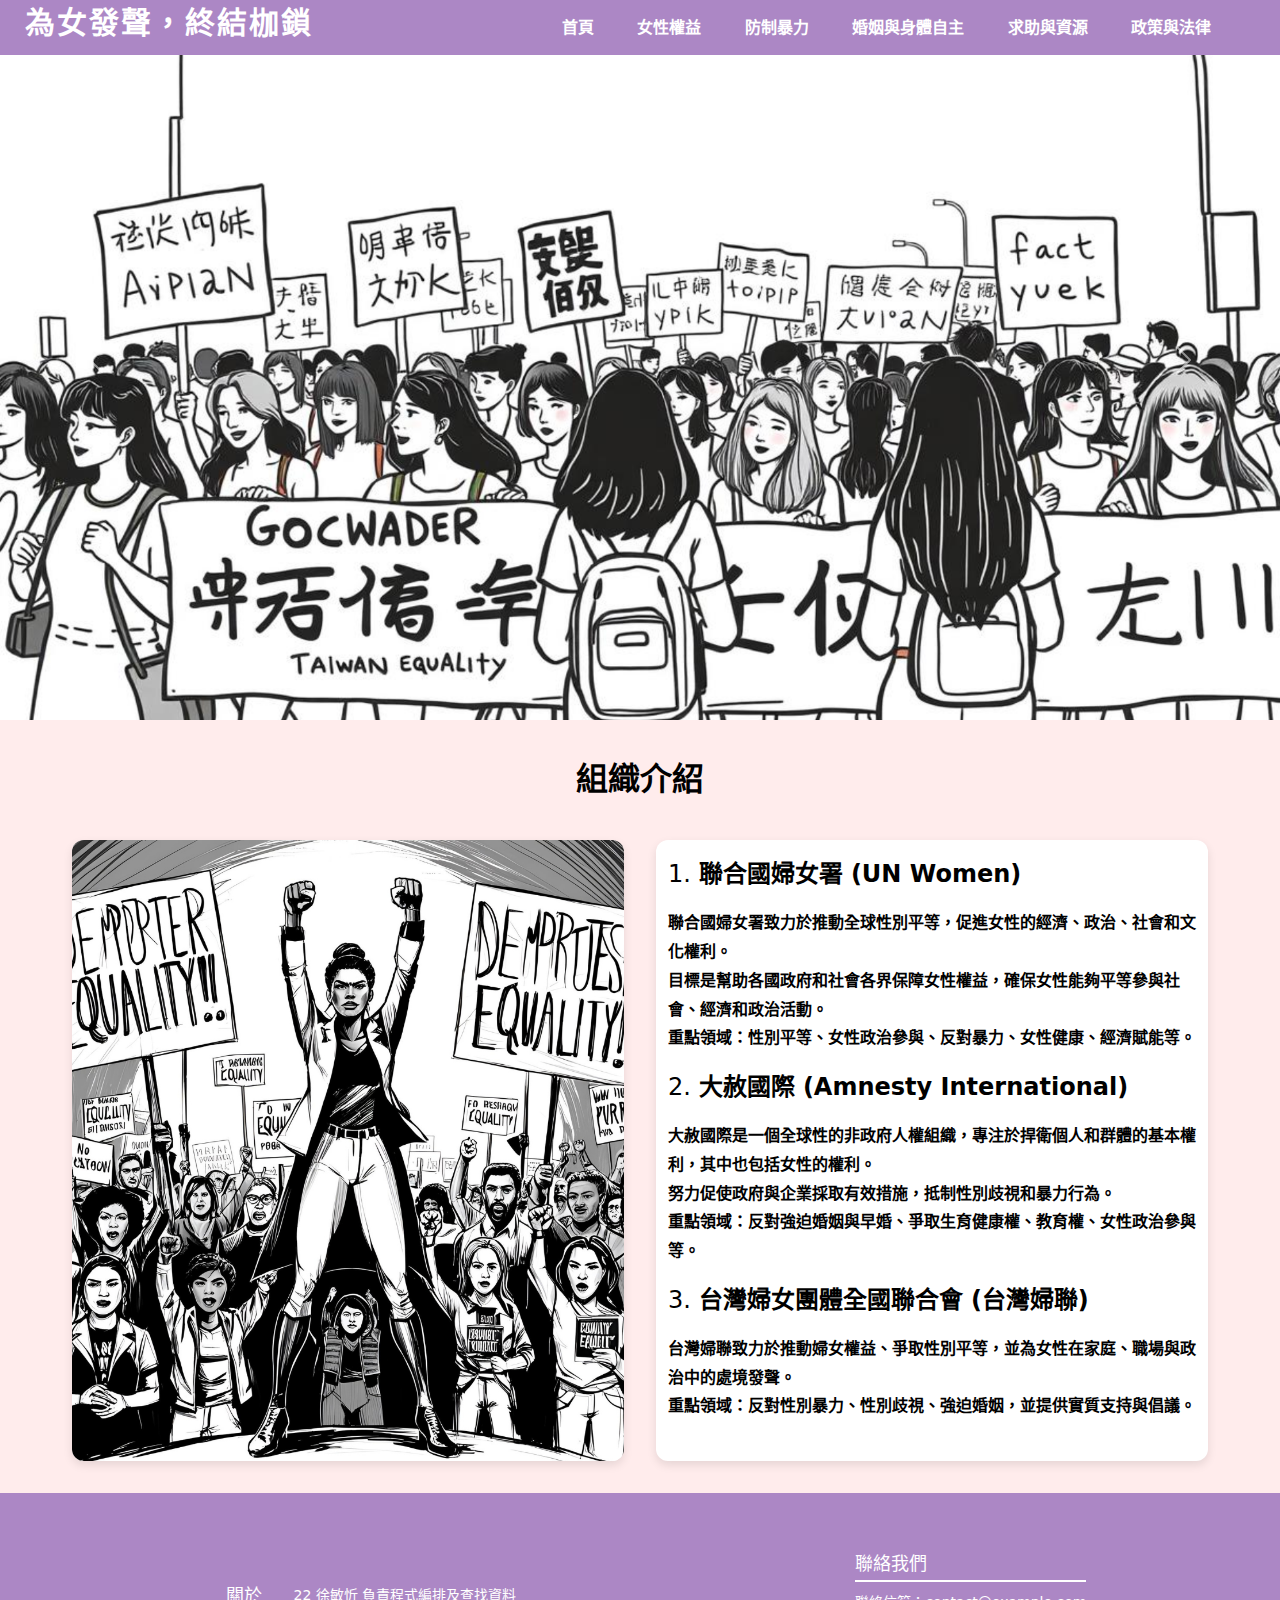
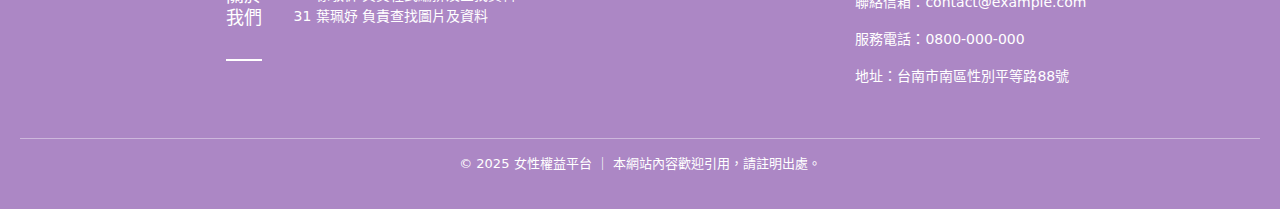
<file: 09WWW2/index.html>
<!DOCTYPE html>
<html lang="zh-TW">

<head>
    <meta charset="UTF-8" />
    <meta name="viewport" content="width=device-width, initial-scale=1.0" />
    <title>為女發聲，終結枷鎖</title>

   
    <link rel="stylesheet" href="style.css" />

   
    <link href="https://cdn.jsdelivr.net/npm/bootstrap@5.1.1/dist/css/bootstrap.min.css" rel="stylesheet" />
    <script src="https://cdn.jsdelivr.net/npm/bootstrap@5.1.1/dist/js/bootstrap.bundle.min.js"></script>
    
</head>

<body>
    <header>
        <b><h2 class="slogan">為女發聲，終結枷鎖</h2></b>
        <nav>
            <ul>
                <li><a href="index.html"><b>首頁</b></a></li>
                <li><a href="index2.html"><b>女性權益</b></a></li>
                <li><a href="index3.html"><b>防制暴力</b></a></li>
                <li><a href="index4.html"><b>婚姻與身體自主</b></a></li>
                <li><a href="index5.html"><b>求助與資源</b></a></li>
                <li><a href="index6.html"><b>政策與法律</b></a></li>
            </ul>
        </nav>
    </header>

    <main>
        <section class="home">
            <div id="carouselExampleControls" class="carousel slide" data-bs-ride="carousel">
                <div class="carousel-inner">
                    <div class="carousel-item active">
                        <img src="images/主頁輪播圖片1.png" class="d-block w-100" alt="1">
                    </div>
                    <div class="carousel-item">
                        <img src="images/主頁輪播圖片2.png" class="d-block w-100" alt="2">
                    </div>
                    <div class="carousel-item">
                        <img src="images/主頁輪播圖片3.png" class="d-block w-100" alt="3">
                    </div>
                </div>
                <button class="carousel-control-prev" type="button" data-bs-target="#carouselExampleControls"
                    data-bs-slide="prev">
                    <span class="carousel-control-prev-icon"></span>
                    <span class="visually-hidden">Previous</span>
                </button>
                <button class="carousel-control-next" type="button" data-bs-target="#carouselExampleControls"
                    data-bs-slide="next">
                    <span class="carousel-control-next-icon"></span>
                    <span class="visually-hidden">Next</span>
                </button>
            </div>
        </section>

        <section class="title">
            <h1><b>組織介紹</b></h1>
        </section>

        <section class="about">
            <div class="image-box">
                <img src="images/1.png" alt="女性權益">
            </div>
            <div class="text-box">
                <h4>1. <a href="https://www.un.org/zh/aboutun/structure/unwomen/index.shtml"><b>聯合國婦女署 (UN
                            Women)</b></a></h4>
                <h5><b>聯合國婦女署致力於推動全球性別平等，促進女性的經濟、政治、社會和文化權利。
                        <br>目標是幫助各國政府和社會各界保障女性權益，確保女性能夠平等參與社會、經濟和政治活動。
                        <br>重點領域：性別平等、女性政治參與、反對暴力、女性健康、經濟賦能等。</b></h5>

                <h4>2. <a href="https://www.amnesty.tw/taxonomy/term/1071"><b>大赦國際 (Amnesty International)</b></a></h4>
                <h5><b>大赦國際是一個全球性的非政府人權組織，專注於捍衛個人和群體的基本權利，其中也包括女性的權利。
                        <br>努力促使政府與企業採取有效措施，抵制性別歧視和暴力行為。
                        <br>重點領域：反對強迫婚姻與早婚、爭取生育健康權、教育權、女性政治參與等。</b></h5>

                <h4>3. <a href="https://www.natwa.org.tw/"><b>台灣婦女團體全國聯合會 (台灣婦聯)</b></a></h4>
                <h5><b>台灣婦聯致力於推動婦女權益、爭取性別平等，並為女性在家庭、職場與政治中的處境發聲。
                        <br>重點領域：反對性別暴力、性別歧視、強迫婚姻，並提供實質支持與倡議。</b></h5>
            </div>
            </div>
        </section>
    </main>

    <footer>
        <div class="footer-container">
            <div class="footer-section about">
                <h3>關於<br>我們</h3>
                <p>22 徐敏忻 負責程式編排及查找資料<br>31 葉珮妤 負責查找圖片及資料</p>
            </div>
            <div class="footer-section contact">
                <h3>聯絡我們</h3>
                <p>聯絡信箱：<a href="mailto:contact@example.com">contact@example.com</a></p>
                <p>服務電話：0800-000-000</p>
                <p>地址：台南市南區性別平等路88號</p>
            </div>
        </div>
        <div class="footer-bottom">
            <p>&copy; 2025 女性權益平台 ｜ 本網站內容歡迎引用，請註明出處。</p>
        </div>
    </footer>
</body>

</html>
</file>
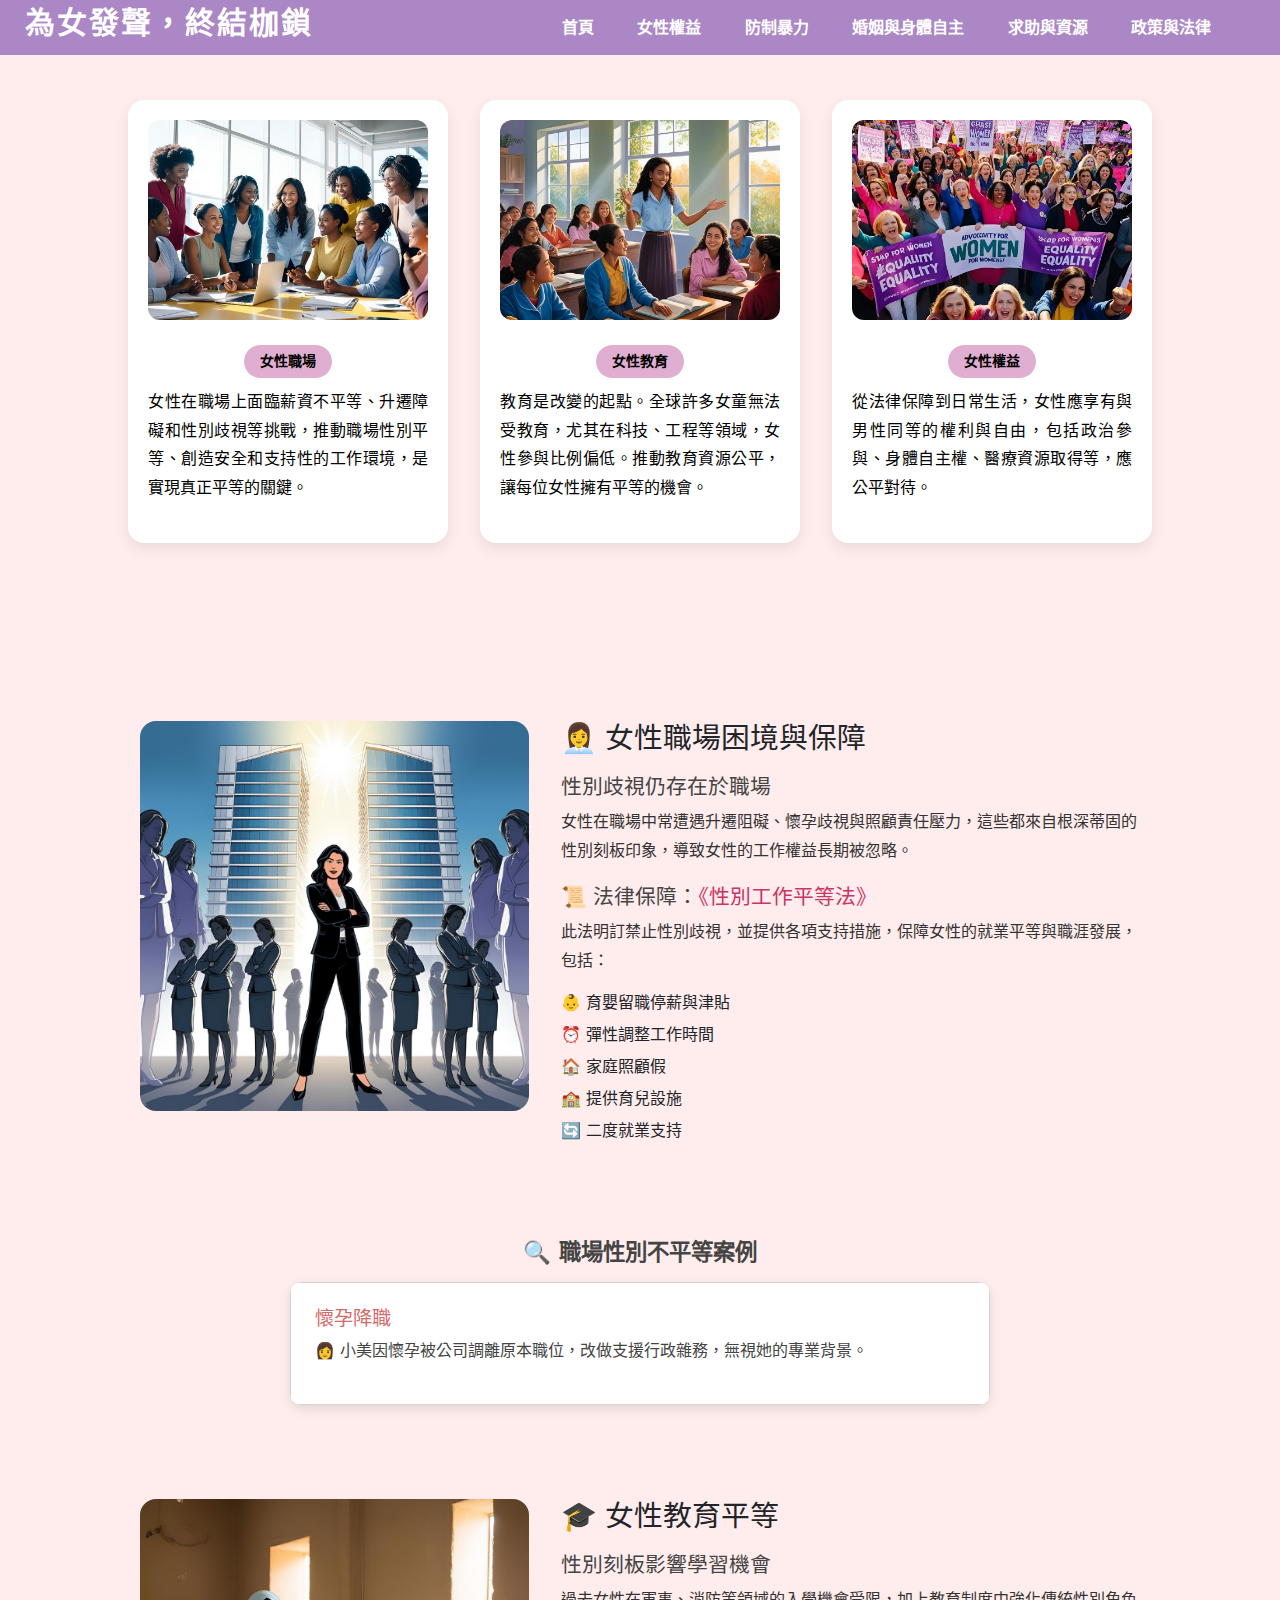
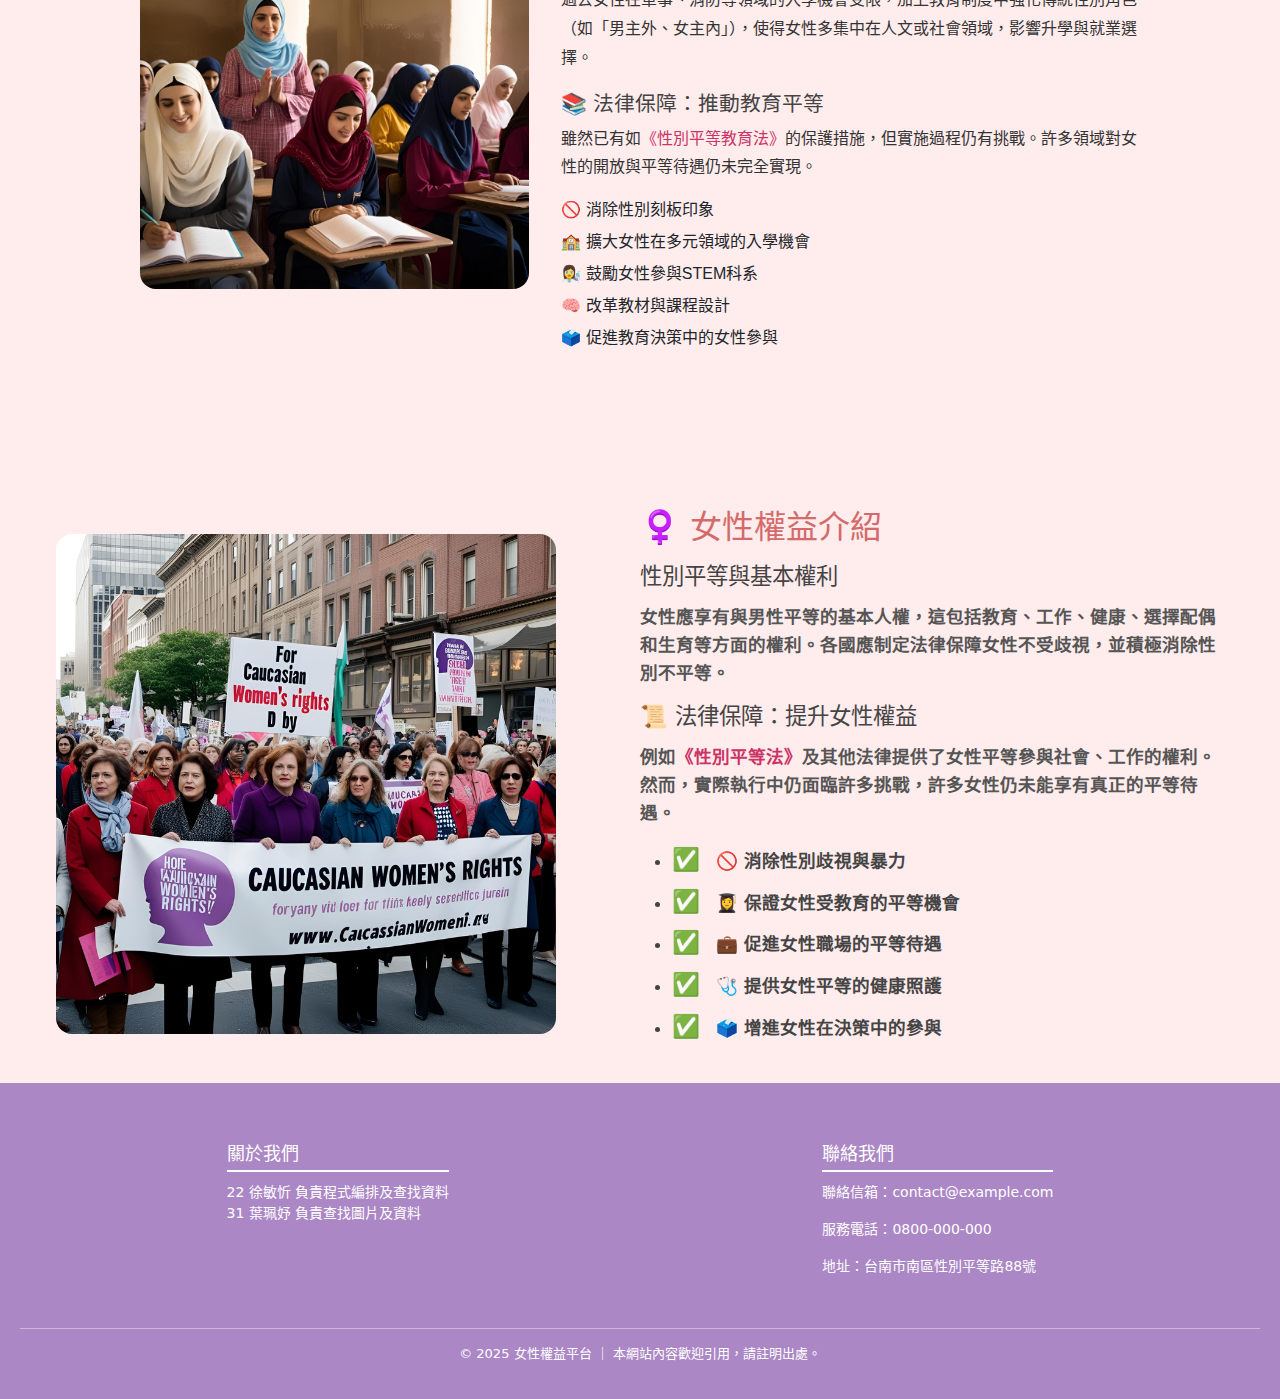
<file: 09WWW2/index2.html>
<!DOCTYPE html>
<html lang="zh-TW">

<head>
    <meta charset="UTF-8" />
    <meta name="viewport" content="width=device-width, initial-scale=1.0" />
    <title>為女發聲，終結枷鎖</title>


    <link rel="stylesheet" href="style2.css" />


    <link href="https://cdn.jsdelivr.net/npm/bootstrap@5.1.1/dist/css/bootstrap.min.css" rel="stylesheet" />
    <script src="https://cdn.jsdelivr.net/npm/bootstrap@5.1.1/dist/js/bootstrap.bundle.min.js"></script>

</head>

<body>
    <header>
        <b><h2 class="slogan">為女發聲，終結枷鎖</h2></b>
        <nav>
            <ul>
                <li><a href="index.html"><b>首頁</b></a></li>
                <li><a href="index2.html"><b>女性權益</b></a></li>
                <li><a href="index3.html"><b>防制暴力</b></a></li>
                <li><a href="index4.html"><b>婚姻與身體自主</b></a></li>
                <li><a href="index5.html"><b>求助與資源</b></a></li>
                <li><a href="index6.html"><b>政策與法律</b></a></li>
            </ul>
        </nav>
    </header>
    

    <main>
        <section class="itr">
            <div>
                <img src="images/女性職場.jpg" alt="女性職場">
                <h3><a href="#job" class="more-btn"><b>女性職場</b></a></h3>
                <p>
                    女性在職場上面臨薪資不平等、升遷障礙和性別歧視等挑戰，推動職場性別平等、創造安全和支持性的工作環境，是實現真正平等的關鍵。
                </p>
            </div>

            <div>
                <img src="images/女性教育.jpg" alt="女性教育">
                <h3><a href="#edu" class="more-btn"><b>女性教育</b></a></h3>
                <p>
                    教育是改變的起點。全球許多女童無法受教育，尤其在科技、工程等領域，女性參與比例偏低。推動教育資源公平，讓每位女性擁有平等的機會。
                </p>
            </div>

            <div>
                <img src="images/女性權益.jpg" alt="女性權益">
                <h3><a href="#power" class="more-btn"><b>女性權益</b></a></h3>
                <p>
                    從法律保障到日常生活，女性應享有與男性同等的權利與自由，包括政治參與、身體自主權、醫療資源取得等，應公平對待。
                </p>
            </div>
        </section>

        <section class="title">
            <div id="job">
                <h1><b>女性職場</b></h1>
            </div>
        </section>

        <section class="work-section">
            <div class="work-container">
                <div class="work-image">
                    <img src="images/女性職場2.png" alt="女性在職場中自信站立" />
                </div>
                <div class="work-content">
                    <h2>👩‍💼 女性職場困境與保障</h2>

                    <h3>性別歧視仍存在於職場</h3>
                    <p>
                        女性在職場中常遭遇升遷阻礙、懷孕歧視與照顧責任壓力，這些都來自根深蒂固的性別刻板印象，導致女性的工作權益長期被忽略。
                    </p>

                    <h3>📜 法律保障：<a href="https://law.moj.gov.tw/LawClass/LawAll.aspx?PCode=N0030014">《性別工作平等法》</a></h3>
                    <p>
                        此法明訂禁止性別歧視，並提供各項支持措施，保障女性的就業平等與職涯發展，包括：
                    </p>

                    <ul class="work-list">
                        <li>👶 育嬰留職停薪與津貼</li>
                        <li>⏰ 彈性調整工作時間</li>
                        <li>🏠 家庭照顧假</li>
                        <li>🏫 提供育兒設施</li>
                        <li>🔄 二度就業支持</li>
                    </ul>

                </div>
            </div>
        </section>

        <section>
            <div class="quli-section">
                <h3><b>🔍 職場性別不平等案例</b></h3>
                <div class="quli-container">
                  <div class="quli-track">
                    <div class="card">
                      <h4>懷孕降職</h4>
                      <p>👩 小美因懷孕被公司調離原本職位，改做支援行政雜務，無視她的專業背景。</p>
                    </div>
                    <div class="card">
                      <h4>升遷機會不平等</h4>
                      <p>👩‍💼 小莉在升遷評比中表現優異，卻因主管認為女性會以家庭為重而未被錄用。</p>
                    </div>
                    <div class="card">
                      <h4>工作環境歧視</h4>
                      <p>👷 小華在工地常遭性別歧視言語騷擾，公司未積極處理，導致她萌生離職念頭。</p>
                    </div>
                  </div>
                </div>
              </div>              
        </section>

        <section class="title">
            <div id="edu">
                <h1><b>女性教育</b></h1>
            </div>
        </section>

        <section class="edu-section">
            <div class="edu-container">
                <div class="edu-image">
                    <img src="images/女性教育2.png" alt="女性學生在教室學習" />
                </div>
                <div class="edu-content">
                    <h2>🎓 女性教育平等</h2>

                    <h3>性別刻板影響學習機會</h3>
                    <p>
                        過去女性在軍事、消防等領域的入學機會受限，加上教育制度中強化傳統性別角色（如「男主外、女主內」），使得女性多集中在人文或社會領域，影響升學與就業選擇。
                    </p>

                    <h3>📚 法律保障：推動教育平等</h3>
                    <p>
                        雖然已有如<a
                            href="https://law.moj.gov.tw/LawClass/LawAll.aspx?pcode=H0080067">《性別平等教育法》</a>的保護措施，但實施過程仍有挑戰。許多領域對女性的開放與平等待遇仍未完全實現。
                    </p>

                    <ul class="edu-list">
                        <li>🚫 消除性別刻板印象</li>
                        <li>🏫 擴大女性在多元領域的入學機會</li>
                        <li>👩‍🔬 鼓勵女性參與STEM科系</li>
                        <li>🧠 改革教材與課程設計</li>
                        <li>🗳️ 促進教育決策中的女性參與</li>
                    </ul>
                </div>
            </div>
        </section>

        <section class="title">
            <div id="power">
                <h1><b>女性權益</b></h1>
            </div>
        </section>

        <section>
            <section class="power-section">
                <div class="power-container">
                    <div class="power-image">
                        <img src="images/女性權益2.png" alt="女性權益" />
                    </div>
                    <div class="power-content">
                        <b><h2>♀️ 女性權益介紹</h2>
            
                        <b><h3>性別平等與基本權利</h3></b>
                        <p>
                            女性應享有與男性平等的基本人權，這包括教育、工作、健康、選擇配偶和生育等方面的權利。各國應制定法律保障女性不受歧視，並積極消除性別不平等。
                        </p>
            
                        <h3>📜 法律保障：提升女性權益</h3>
                        <p>
                            例如<a href="https://gec.ey.gov.tw/Page/A9819AB1183258E">《性別平等法》</a>及其他法律提供了女性平等參與社會、工作的權利。然而，實際執行中仍面臨許多挑戰，許多女性仍未能享有真正的平等待遇。
                        </p>
            
                        <ul class="power-list">
                            <li>🚫 消除性別歧視與暴力</li>
                            <li>👩‍🎓 保證女性受教育的平等機會</li>
                            <li>💼 促進女性職場的平等待遇</li>
                            <li>🩺 提供女性平等的健康照護</li>
                            <li>🗳️ 增進女性在決策中的參與</li>
                        </ul></b>
                    </div>
                </div>
            </section>
            
        </section>

    </main>

    <footer>
        <div class="footer-container">
            <div class="footer-section about">
                <h3>關於我們</h3>
                <p>22 徐敏忻 負責程式編排及查找資料<br>
                    31 葉珮妤 負責查找圖片及資料</p>
            </div>
            <div class="footer-section contact">
                <h3>聯絡我們</h3>
                <p>聯絡信箱：<a href="mailto:contact@example.com">contact@example.com</a></p>
                <p>服務電話：0800-000-000</p>
                <p>地址：台南市南區性別平等路88號</p>
            </div>
        </div>
        <div class="footer-bottom">
            <p>&copy; 2025 女性權益平台 ｜ 本網站內容歡迎引用，請註明出處。</p>
        </div>
    </footer>

</body>
</file>
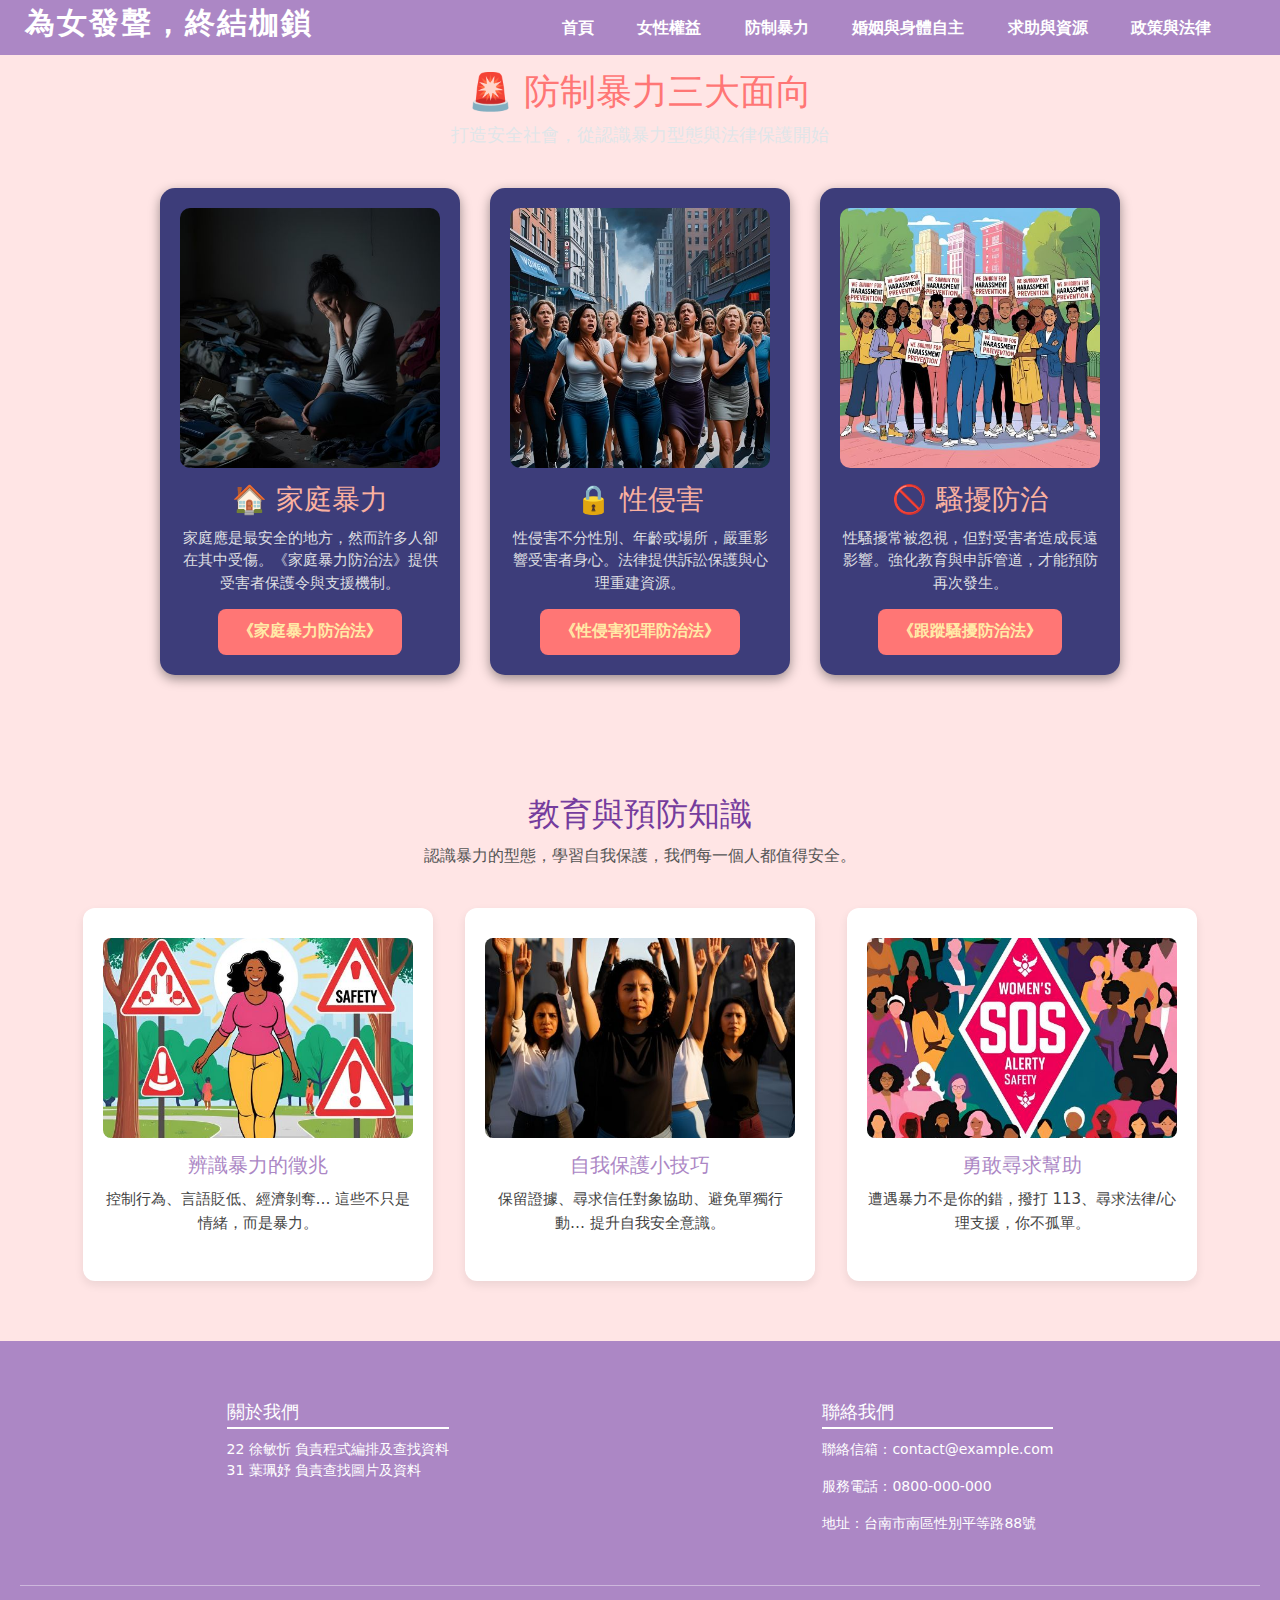
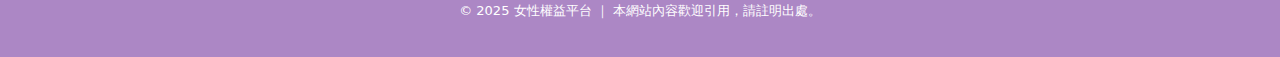
<file: 09WWW2/index3.html>
<!DOCTYPE html>
<html lang="en">
<head>
    <meta charset="UTF-8">
    <meta name="viewport" content="width=device-width, initial-scale=1.0">
    <title>為女發聲，終結枷鎖</title>


    <link rel="stylesheet" href="style3.css" />


    <link href="https://cdn.jsdelivr.net/npm/bootstrap@5.1.1/dist/css/bootstrap.min.css" rel="stylesheet" />
    <script src="https://cdn.jsdelivr.net/npm/bootstrap@5.1.1/dist/js/bootstrap.bundle.min.js"></script>
</head>
<body>
    <header>
      <b><h2 class="slogan">為女發聲，終結枷鎖</h2></b>
        <nav>
            <ul>
                <li><a href="index.html"><b>首頁</b></a></li>
                <li><a href="index2.html"><b>女性權益</b></a></li>
                <li><a href="index3.html"><b>防制暴力</b></a></li>
                <li><a href="index4.html"><b>婚姻與身體自主</b></a></li>
                <li><a href="index5.html"><b>求助與資源</b></a></li>
                <li><a href="index6.html"><b>政策與法律</b></a></li>
            </ul>
        </nav>
    </header>

    <main>
        <section class="violence-section">
            <div class="violence-title">
              <h1>🚨 防制暴力三大面向</h1>
              <p>打造安全社會，從認識暴力型態與法律保護開始</p>
            </div>
          
            <div class="violence-cards">
              <div class="v-card">
                <img src="images/家庭暴力.jpg" alt="家庭暴力" />
                <h3>🏠 家庭暴力</h3>
                <p>家庭應是最安全的地方，然而許多人卻在其中受傷。《家庭暴力防治法》提供受害者保護令與支援機制。</p>
                <a class="v-btn" href="https://law.moj.gov.tw/LawClass/LawAll.aspx?pcode=D0050071">《家庭暴力防治法》</a>
              </div>
          
              <div class="v-card">
                <img src="images/性侵害.jpg" alt="性侵害" />
                <h3>🔒 性侵害</h3>
                <p>性侵害不分性別、年齡或場所，嚴重影響受害者身心。法律提供訴訟保護與心理重建資源。</p>
                <a class="v-btn" href="https://law.moj.gov.tw/LawClass/LawAll.aspx?pcode=D0080079">《性侵害犯罪防治法》</a>
              </div>
          
              <div class="v-card">
                <img src="images/騷擾防治.jpg" alt="性騷擾" />
                <h3>🚫 騷擾防治</h3>
                <p>性騷擾常被忽視，但對受害者造成長遠影響。強化教育與申訴管道，才能預防再次發生。</p>
                <a class="v-btn" href="https://law.moj.gov.tw/LawClass/LawAll.aspx?pcode=D0080211">《跟蹤騷擾防治法》</a>
              </div>
            </div>
          </section>

          <section class="know-section">
            <div class="know-title">
              <h2>教育與預防知識</h2>
              <p>認識暴力的型態，學習自我保護，我們每一個人都值得安全。</p>
            </div>
          
            <div class="know-grid">
              <div class="know-card">
                <img src="images/危險標示.jpg" alt="暴力徵兆">
                <h4>辨識暴力的徵兆</h4>
                <p>控制行為、言語貶低、經濟剝奪… 這些不只是情緒，而是暴力。</p>
              </div>
              <div class="know-card">
                <img src="images/自我保護.jpg" alt="自我保護">
                <h4>自我保護小技巧</h4>
                <p>保留證據、尋求信任對象協助、避免單獨行動… 提升自我安全意識。</p>
              </div>
              <div class="know-card">
                <img src="images/尋求幫助.jpg" alt="尋求幫助">
                <h4>勇敢尋求幫助</h4>
                <p>遭遇暴力不是你的錯，撥打 113、尋求法律/心理支援，你不孤單。</p>
              </div>
            </div>
          </section>
          
          
          
    </main>

    <footer>
      <div class="footer-container">
          <div class="footer-section about">
              <h3>關於我們</h3>
              <p>22 徐敏忻 負責程式編排及查找資料<br>
                  31 葉珮妤 負責查找圖片及資料</p>
          </div>
          <div class="footer-section contact">
              <h3>聯絡我們</h3>
              <p>聯絡信箱：<a href="mailto:contact@example.com">contact@example.com</a></p>
              <p>服務電話：0800-000-000</p>
              <p>地址：台南市南區性別平等路88號</p>
          </div>
      </div>
      <div class="footer-bottom">
          <p>&copy; 2025 女性權益平台 ｜ 本網站內容歡迎引用，請註明出處。</p>
      </div>
  </footer>
</body>
</html>
</file>
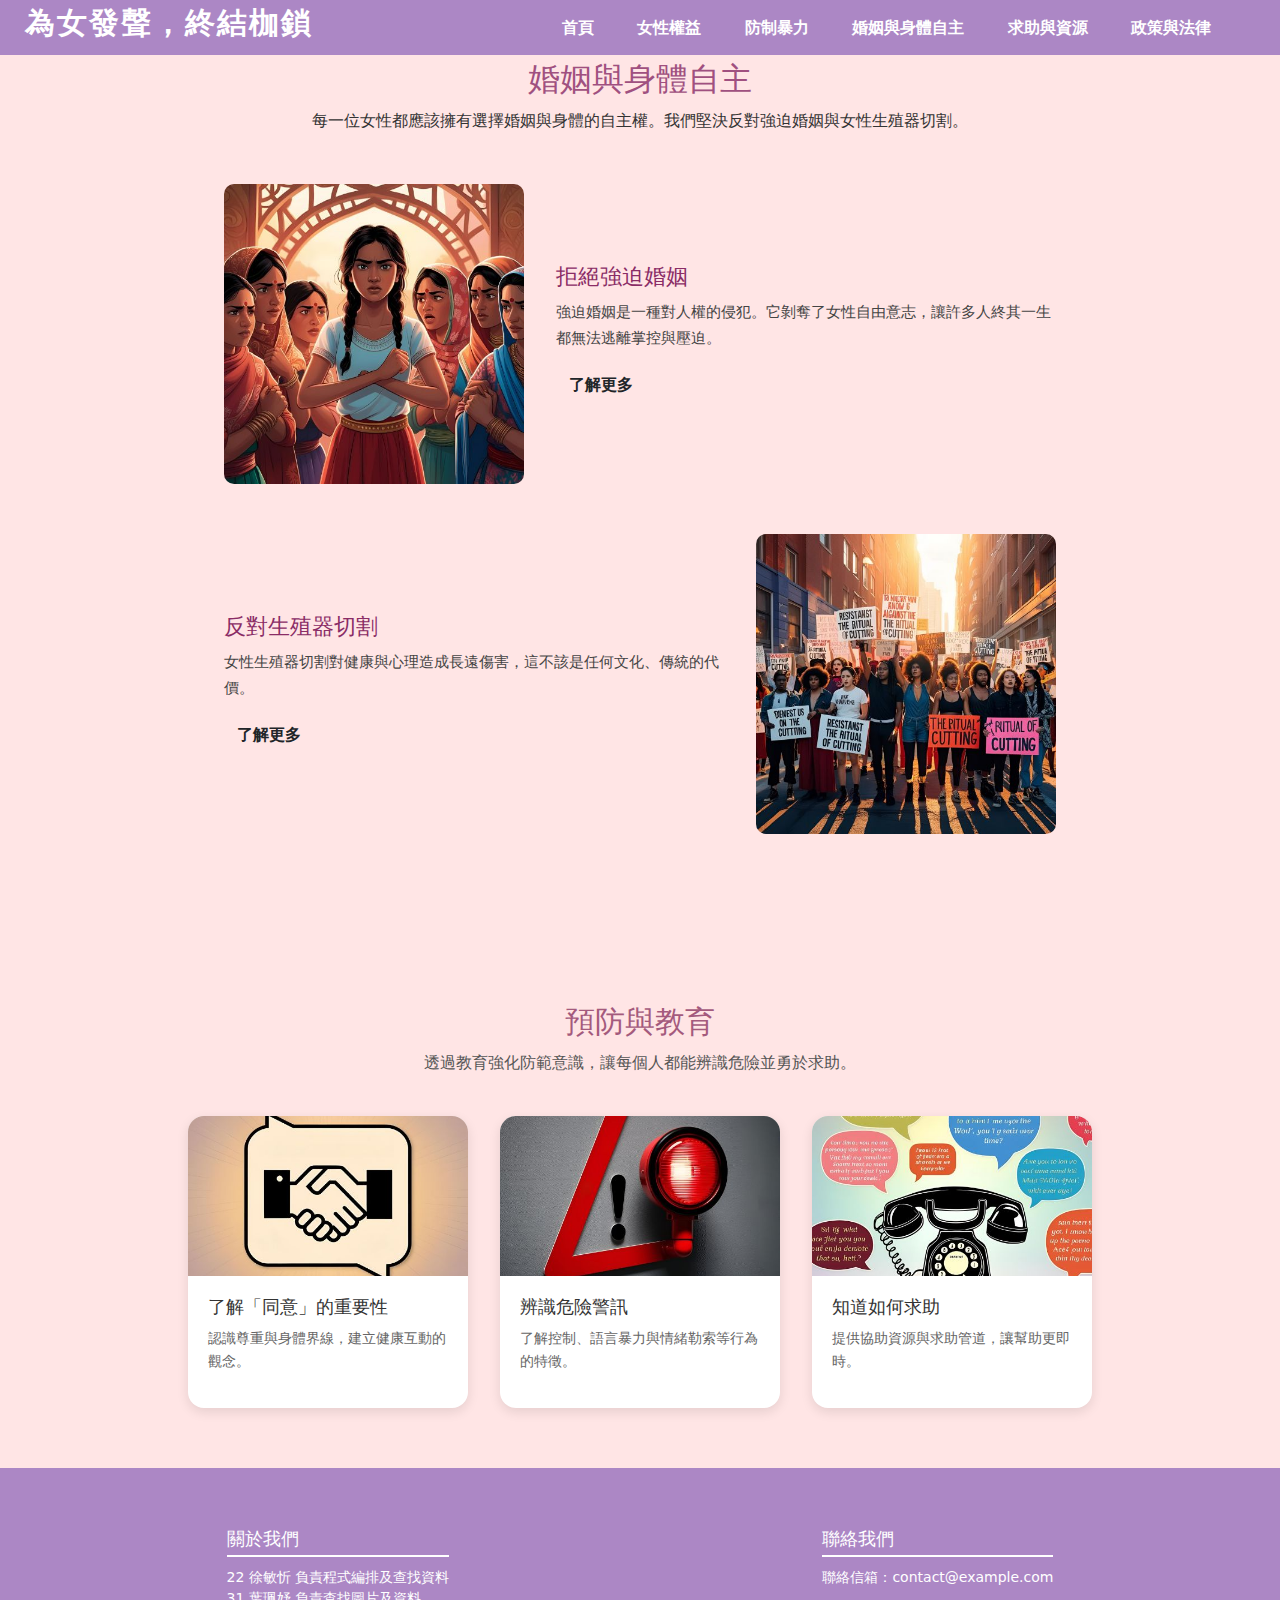
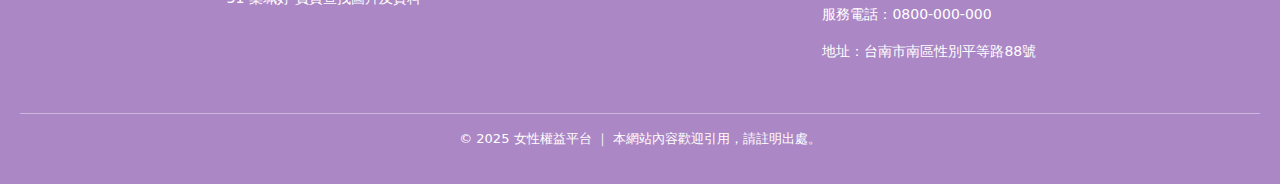
<file: 09WWW2/index4.html>
<!DOCTYPE html>
<html lang="en">

<head>
    <meta charset="UTF-8">
    <meta name="viewport" content="width=device-width, initial-scale=1.0">
    <title>為女發聲，終結枷鎖</title>


    <link rel="stylesheet" href="style4.css" />


    <link href="https://cdn.jsdelivr.net/npm/bootstrap@5.1.1/dist/css/bootstrap.min.css" rel="stylesheet" />
    <script src="https://cdn.jsdelivr.net/npm/bootstrap@5.1.1/dist/js/bootstrap.bundle.min.js"></script>
</head>

<body>
    <header>
        <b><h2 class="slogan">為女發聲，終結枷鎖</h2></b>
        <nav>
            <ul>
                <li><a href="index.html"><b>首頁</b></a></li>
                <li><a href="index2.html"><b>女性權益</b></a></li>
                <li><a href="index3.html"><b>防制暴力</b></a></li>
                <li><a href="index4.html"><b>婚姻與身體自主</b></a></li>
                <li><a href="index5.html"><b>求助與資源</b></a></li>
                <li><a href="index6.html"><b>政策與法律</b></a></li>
            </ul>
        </nav>
    </header>

    <main>
        <section class="marry">
            <div class="marry-title">
                <h2>婚姻與身體自主</h2>
                <p>每一位女性都應該擁有選擇婚姻與身體的自主權。我們堅決反對強迫婚姻與女性生殖器切割。</p>
            </div>

            <div class="marry-block">
                <div class="image">
                    <img src="images/強迫婚姻.jpg" alt="反對強迫婚姻">
                </div>
                <div class="text">
                    <h3>拒絕強迫婚姻</h3>
                    <p>強迫婚姻是一種對人權的侵犯。它剝奪了女性自由意志，讓許多人終其一生都無法逃離掌控與壓迫。</p>
                    <a href="https://mojlaw.moj.gov.tw/LawContent.aspx?LSID=FL001351&lawNumber=972&TypeSort=2" class="btn"><b>了解更多</b></a>
                </div>
            </div>

            <div class="marry-block reverse">
                <div class="image">
                    <img src="images/生殖器切割.jpg" alt="反對生殖器切割">
                </div>
                <div class="text">
                    <h3>反對生殖器切割</h3>
                    <p>女性生殖器切割對健康與心理造成長遠傷害，這不該是任何文化、傳統的代價。</p>
                    <a href="https://crossing.cw.com.tw/article/10348" class="btn"><b>了解更多</b></a>
                </div>
            </div>
        </section>

        <section class="education-section">
            <div class="section-header">
              <h2>預防與教育</h2>
              <p>透過教育強化防範意識，讓每個人都能辨識危險並勇於求助。</p>
            </div>
          
            <div class="edu-cards">
              <div class="edu-card">
                <img src="images/同意.jpg" alt="同意的概念">
                <div class="card-content">
                  <h3>了解「同意」的重要性</h3>
                  <p>認識尊重與身體界線，建立健康互動的觀念。</p>
                </div>
              </div>
          
              <div class="edu-card">
                <img src="images/警示.jpg" alt="危險警訊">
                <div class="card-content">
                  <h3>辨識危險警訊</h3>
                  <p>了解控制、語言暴力與情緒勒索等行為的特徵。</p>
                </div>
              </div>
          
              <div class="edu-card">
                <img src="images/電話.jpg" alt="求助與資源">
                <div class="card-content">
                  <h3>知道如何求助</h3>
                  <p>提供協助資源與求助管道，讓幫助更即時。</p>
                </div>
              </div>
            </div>
          </section>
          
    </main>

    <footer>
        <div class="footer-container">
            <div class="footer-section about">
                <h3>關於我們</h3>
                <p>22 徐敏忻 負責程式編排及查找資料<br>
                    31 葉珮妤 負責查找圖片及資料</p>
            </div>
            <div class="footer-section contact">
                <h3>聯絡我們</h3>
                <p>聯絡信箱：<a href="mailto:contact@example.com">contact@example.com</a></p>
                <p>服務電話：0800-000-000</p>
                <p>地址：台南市南區性別平等路88號</p>
            </div>
        </div>
        <div class="footer-bottom">
            <p>&copy; 2025 女性權益平台 ｜ 本網站內容歡迎引用，請註明出處。</p>
        </div>
    </footer>
</body>

</html>
</file>
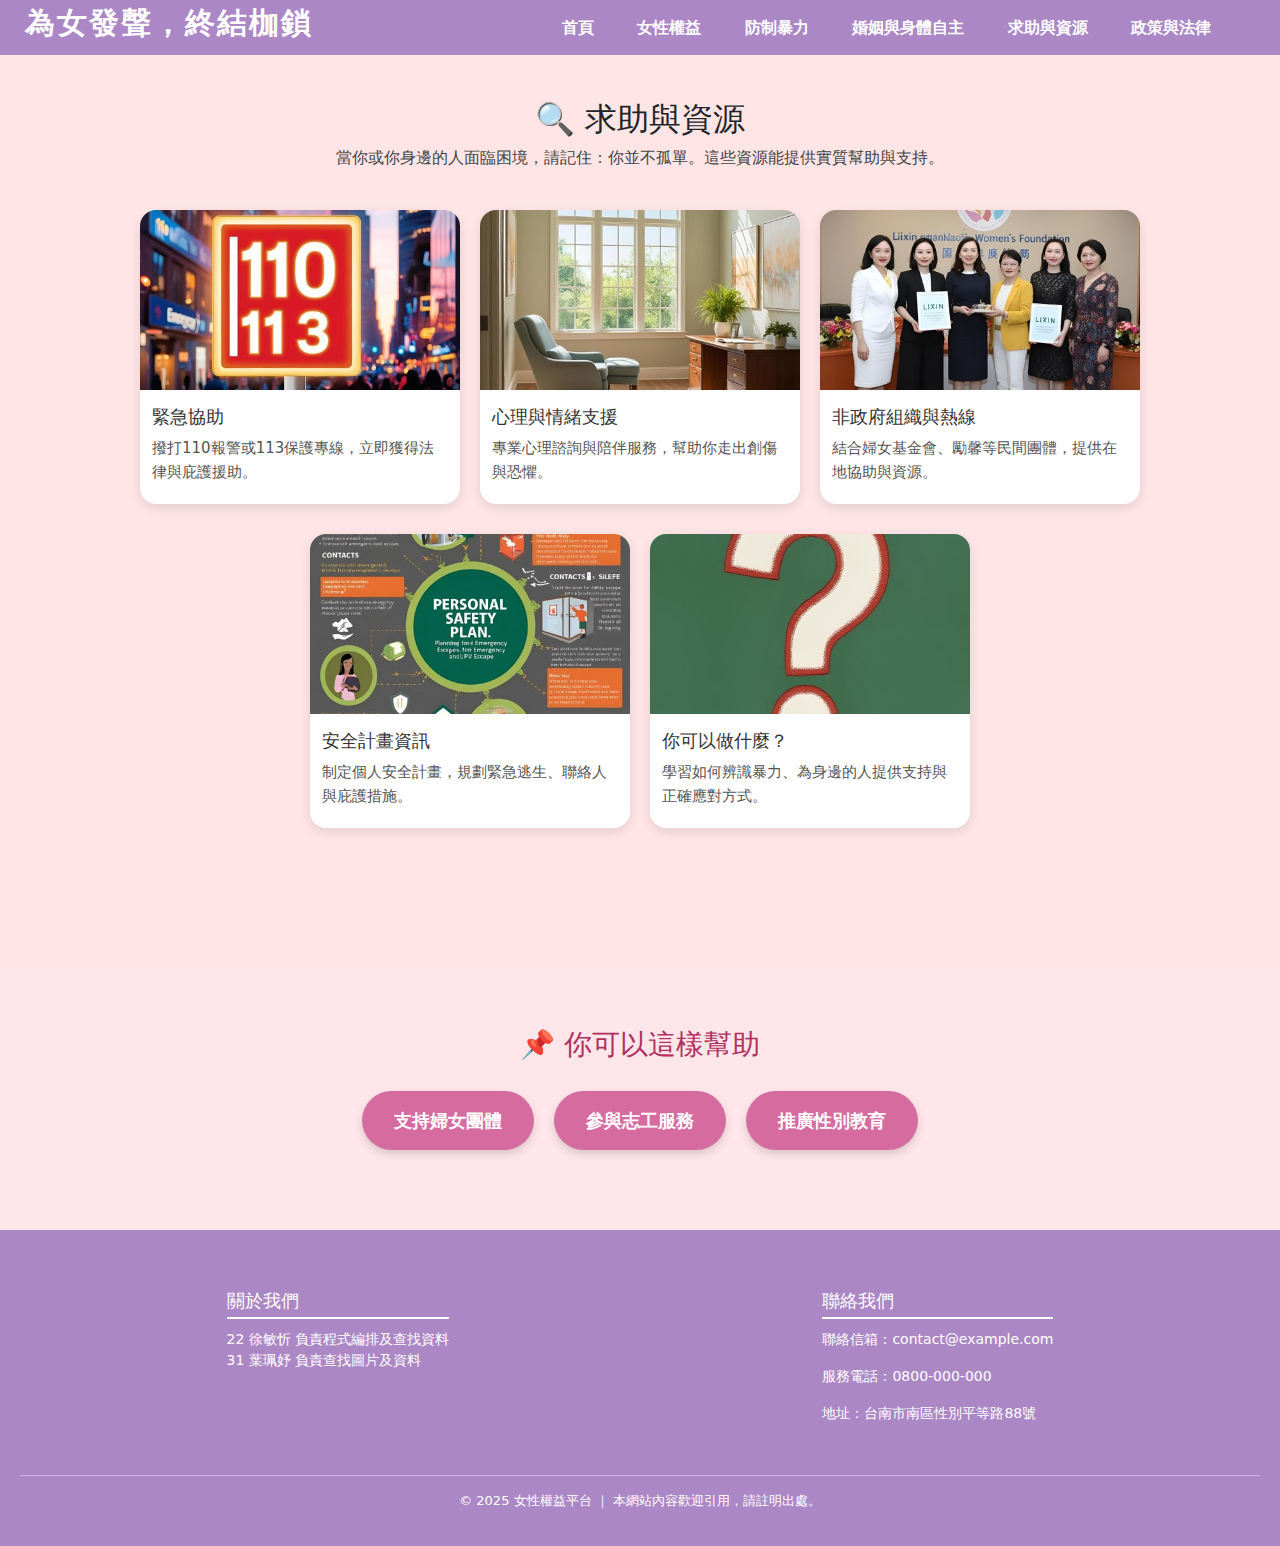
<file: 09WWW2/index5.html>
<!DOCTYPE html>
<html lang="en">

<head>
    <meta charset="UTF-8">
    <meta name="viewport" content="width=device-width, initial-scale=1.0">
    <title>為女發聲，終結枷鎖</title>


    <link rel="stylesheet" href="style5.css" />


    <link href="https://cdn.jsdelivr.net/npm/bootstrap@5.1.1/dist/css/bootstrap.min.css" rel="stylesheet" />
    <script src="https://cdn.jsdelivr.net/npm/bootstrap@5.1.1/dist/js/bootstrap.bundle.min.js"></script>
</head>

<body>
    <header>
        <b><h2 class="slogan">為女發聲，終結枷鎖</h2></b>
        <nav>
            <ul>
                <li><a href="index.html"><b>首頁</b></a></li>
                <li><a href="index2.html"><b>女性權益</b></a></li>
                <li><a href="index3.html"><b>防制暴力</b></a></li>
                <li><a href="index4.html"><b>婚姻與身體自主</b></a></li>
                <li><a href="index5.html"><b>求助與資源</b></a></li>
                <li><a href="index6.html"><b>政策與法律</b></a></li>
            </ul>
        </nav>
    </header>

    <main>
        <section class="help-section">
            <h2>🔍 求助與資源</h2>
            <p class="help-intro">當你或你身邊的人面臨困境，請記住：你並不孤單。這些資源能提供實質幫助與支持。</p>

            <div class="help-cards top-row">
                <div class="help-card">
                    <img src="images/緊急協助.jpg" alt="緊急協助">
                    <h3>緊急協助</h3>
                    <p>撥打110報警或113保護專線，立即獲得法律與庇護援助。</p>
                </div>
                <div class="help-card">
                    <img src="images/心理諮詢.jpg" alt="心理與情緒支援">
                    <h3>心理與情緒支援</h3>
                    <p>專業心理諮詢與陪伴服務，幫助你走出創傷與恐懼。</p>
                </div>
                <div class="help-card">
                    <img src="images/非政府組織.jpg" alt="非政府組織與熱線">
                    <h3>非政府組織與熱線</h3>
                    <p>結合婦女基金會、勵馨等民間團體，提供在地協助與資源。</p>
                </div>
            </div>

            <div class="help-cards bottom-row">
                <div class="help-card">
                    <img src="images/安全計畫.jpg" alt="安全計畫資訊">
                    <h3>安全計畫資訊</h3>
                    <p>制定個人安全計畫，規劃緊急逃生、聯絡人與庇護措施。</p>
                </div>
                <div class="help-card">
                    <img src="images/問號.jpg" alt="你可以做什麼？">
                    <h3>你可以做什麼？</h3>
                    <p>學習如何辨識暴力、為身邊的人提供支持與正確應對方式。</p>
                </div>
            </div>
        </section>

        <div class="help-links">
            <h1>📌 你可以這樣幫助</h1>
            <div class="link-buttons">
                <a href="https://www.twrf.org.tw/info/title/399">支持婦女團體</a>
                <a href="https://www.goh.org.tw/services/intimate-violence/">參與志工服務</a>
                <a href="https://www.gender.edu.tw/web/index.php/home">推廣性別教育</a>
            </div>
        </div>
    </main>

    <footer>
        <div class="footer-container">
            <div class="footer-section about">
                <h3>關於我們</h3>
                <p>22 徐敏忻 負責程式編排及查找資料<br>
                    31 葉珮妤 負責查找圖片及資料</p>
            </div>
            <div class="footer-section contact">
                <h3>聯絡我們</h3>
                <p>聯絡信箱：<a href="mailto:contact@example.com">contact@example.com</a></p>
                <p>服務電話：0800-000-000</p>
                <p>地址：台南市南區性別平等路88號</p>
            </div>
        </div>
        <div class="footer-bottom">
            <p>&copy; 2025 女性權益平台 ｜ 本網站內容歡迎引用，請註明出處。</p>
        </div>
    </footer>
</body>

</html>
</file>
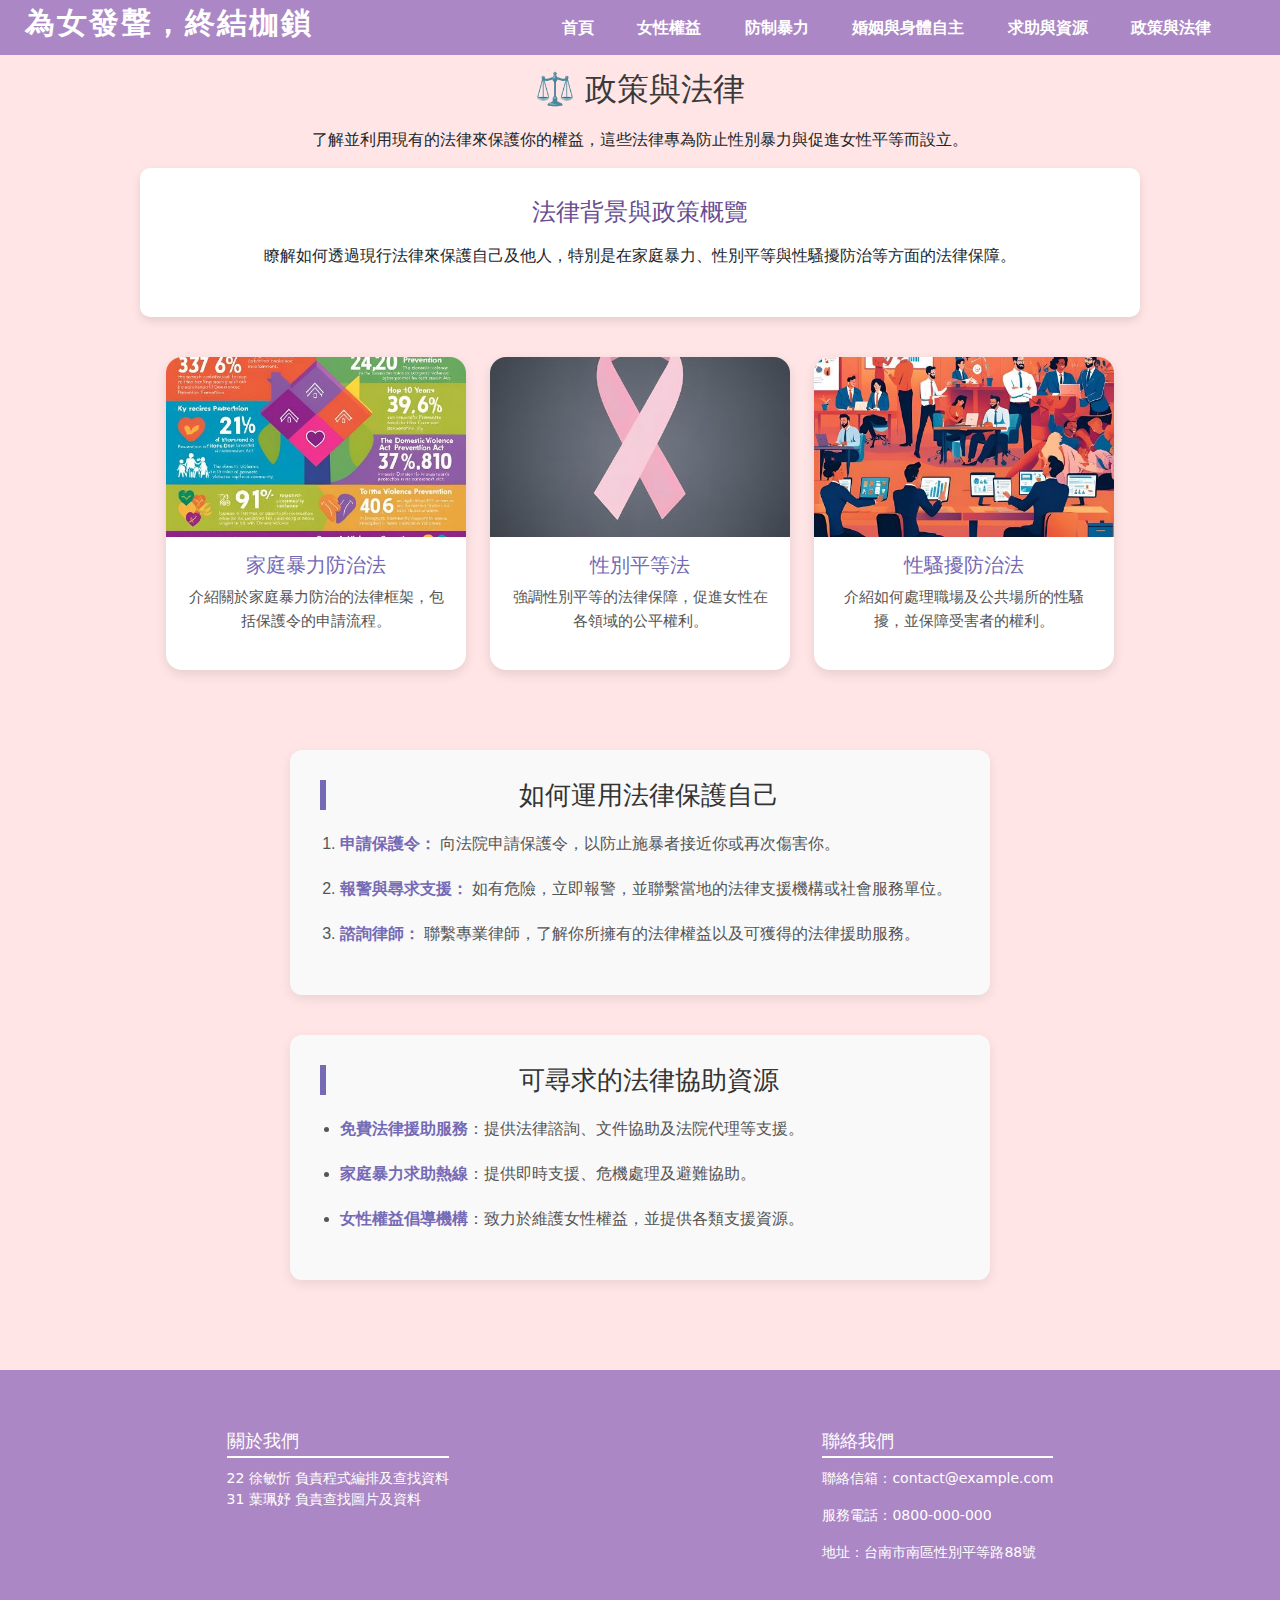
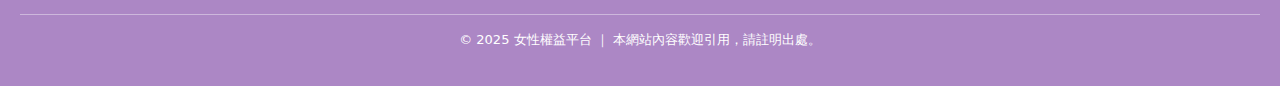
<file: 09WWW2/index6.html>
<!DOCTYPE html>
<html lang="en">

<head>
    <meta charset="UTF-8">
    <meta name="viewport" content="width=device-width, initial-scale=1.0">
    <title>為女發聲，終結枷鎖</title>


    <link rel="stylesheet" href="style6.css" />


    <link href="https://cdn.jsdelivr.net/npm/bootstrap@5.1.1/dist/css/bootstrap.min.css" rel="stylesheet" />
    <script src="https://cdn.jsdelivr.net/npm/bootstrap@5.1.1/dist/js/bootstrap.bundle.min.js"></script>
</head>

<body>
    <header>
        <b><h2 class="slogan">為女發聲，終結枷鎖</h2></b>
        <nav>
            <ul>
                <li><a href="index.html"><b>首頁</b></a></li>
                <li><a href="index2.html"><b>女性權益</b></a></li>
                <li><a href="index3.html"><b>防制暴力</b></a></li>
                <li><a href="index4.html"><b>婚姻與身體自主</b></a></li>
                <li><a href="index5.html"><b>求助與資源</b></a></li>
                <li><a href="index6.html"><b>政策與法律</b></a></li>
            </ul>
        </nav>
    </header>

    <main>
        <section class="policy-section">
            <h2>⚖️ 政策與法律</h2>
            <p>了解並利用現有的法律來保護你的權益，這些法律專為防止性別暴力與促進女性平等而設立。</p>

            <div class="policy-info">
                <h3>法律背景與政策概覽</h3>
                <p>瞭解如何透過現行法律來保護自己及他人，特別是在家庭暴力、性別平等與性騷擾防治等方面的法律保障。</p>
            </div>

            <div class="policy-cards">
                <div class="policy-card">
                    <img src="images/條文.jpg" alt="法律條文">
                    <h4>家庭暴力防治法</h4>
                    <p>介紹關於家庭暴力防治的法律框架，包括保護令的申請流程。</p>
                </div>

                <div class="policy-card">
                    <img src="images/性別平等.jpg" alt="性別平等">
                    <h4>性別平等法</h4>
                    <p>強調性別平等的法律保障，促進女性在各領域的公平權利。</p>
                </div>

                <div class="policy-card">
                    <img src="images/職場性騷擾.jpg" alt="性騷擾防治">
                    <h4>性騷擾防治法</h4>
                    <p>介紹如何處理職場及公共場所的性騷擾，並保障受害者的權利。</p>
                </div>
            </div>

            <div class="apply-steps">
                <h3>如何運用法律保護自己</h3>
                <ol>
                    <li>
                        <strong>申請保護令：</strong>
                        向法院申請保護令，以防止施暴者接近你或再次傷害你。
                    </li>
                    <li>
                        <strong>報警與尋求支援：</strong>
                        如有危險，立即報警，並聯繫當地的法律支援機構或社會服務單位。
                    </li>
                    <li>
                        <strong>諮詢律師：</strong>
                        聯繫專業律師，了解你所擁有的法律權益以及可獲得的法律援助服務。
                    </li>
                </ol>
            </div>

            <div class="support-links">
                <h3>可尋求的法律協助資源</h3>
                <ul>
                    <li>
                        <a href="https://www.laf.org.tw/service-legal-advice-tel"><strong>免費法律援助服務</strong></a>：提供法律諮詢、文件協助及法院代理等支援。
                    </li>
                    <li>
                        <a href="https://dvsa.tainan.gov.tw/cp.aspx?n=21847"><strong>家庭暴力求助熱線</strong></a>：提供即時支援、危機處理及避難協助。
                    </li>
                    <li>
                        <a href="https://www.awakening.org.tw/"><strong>女性權益倡導機構</strong></a>：致力於維護女性權益，並提供各類支援資源。
                    </li>
                </ul>
            </div>

        </section>
    </main>

    <footer>
        <div class="footer-container">
            <div class="footer-section about">
                <h3>關於我們</h3>
                <p>22 徐敏忻 負責程式編排及查找資料<br>
                    31 葉珮妤 負責查找圖片及資料</p>
            </div>
            <div class="footer-section contact">
                <h3>聯絡我們</h3>
                <p>聯絡信箱：<a href="mailto:contact@example.com">contact@example.com</a></p>
                <p>服務電話：0800-000-000</p>
                <p>地址：台南市南區性別平等路88號</p>
            </div>
        </div>
        <div class="footer-bottom">
            <p>&copy; 2025 女性權益平台 ｜ 本網站內容歡迎引用，請註明出處。</p>
        </div>
    </footer>
</body>

</html>
</file>
<file: 09WWW2/style.css>
body {
  margin: 0;
  font-family: 'Microsoft JhengHei', sans-serif;
  background-color: #fff;
  
}


header {
  background-color: #ac87c5;
  height: 55px;
  width: 100%;
  position: relative;
  z-index: 999;
  padding: 0;
  border: 5px solid #ac87c5;
  border-bottom: none;
  position: fixed;
}

.slogan {
  font-size: 30px;
  font-weight: 800;
  color: #fff;
  letter-spacing: 2px;
  margin-left: 20px;
}

header p {
  color: white;
  position: absolute;
  left: 30px;
  top: 0%;
  line-height: 45px;
  font-size: 26px;
  margin: 0;
}

header p a {
  text-decoration: none;
  color: white;
}

header ul {
  position: absolute;
  right: 2vw;
  top: 0;
  line-height: 45px;
  list-style: none;
}

header li {
  display: inline-block;
  margin-right: 3vw;
  position: relative;
}

header a {
  color: white;
  text-decoration: none;
}

header a:hover {
  color: white;
  text-decoration: none;
}


main {
  background-color: #ffecec;
}

.carousel {
  margin-top: 0px;
}


.title {
  text-align: center;
  margin: 40px 0 10px;
  
}

.title h1 {
  font-size: 32px;
  color: black;
}


.about {
  display: flex;
  justify-content: space-between;
  align-items: flex-start; 
  margin:  auto;
  max-width: 1200px;
  padding: 20px;
  background-color: transparent;
  display: flex;
  align-items: stretch; 
  gap: 2rem;
  padding: 2rem;
}


.image-box,
.text-box {
  flex: 1;
  border-radius: 12px;
  overflow: hidden;
  background-color: white;
  box-shadow: 0 4px 10px rgba(0, 0, 0, 0.1);
}

.image-box img {
  width: 100%;
  height: 100%;
  object-fit: cover;
}



.about h4,
.about h5 {
  margin-top: 20px;
  color: black;
  margin-left: 12px;
}


.about h4 {
  margin-bottom: 10px;
  
}

.about a {
  text-decoration: none;
  color: black;
}

.about a:hover {
  color: #756ab6;
}

.about h5 {
  font-size: 16px;
  line-height: 1.8; 
}


.about .info {
  max-width: 600px; 
  margin-left: 30px; 
}


footer {
  background-color: #ac87c5;
  color: white;
  padding: 40px 20px 20px 20px;
  font-size: 14px;  
  border-top: 5px solid #ac87c5;
}

.footer-container {
  display: flex;
  flex-wrap: wrap;
  justify-content: space-around;
  max-width: 1200px;
  margin: auto;
}

.footer-section {  
  margin: 15px;
}

.footer-section h3 {
  border-bottom: 2px solid white;
  padding-bottom: 5px;
  margin-bottom: 10px;
  font-size: 18px;
}

.footer-section a {
  color: white;
  text-decoration: none;
}

.footer-section a:hover {
  text-decoration: underline;
}

.footer-bottom {
  text-align: center;
  border-top: 1px solid rgba(255, 255, 255, 0.4);
  padding-top: 15px;
  margin-top: 20px;
  font-size: 13px;
}


@media (max-width: 768px) {
  .about {
      flex-direction: column;
      align-items: center;
  }

  header ul {
      position: static;
      text-align: center;
      padding: 10px 0;
  }

  header li {
      display: block;
      margin: 5px 0;
  }

  header p {
      position: static;
      text-align: center;
      line-height: 55px;
      font-size: 22px;
  }
}
</file>
<file: 09WWW2/style2.css>
body {
  margin: 0;
  font-family: 'Microsoft JhengHei', sans-serif;
  background-color: #fff;
  
}


header {
  background-color: #ac87c5;
  height: 55px;
  width: 100%;
  position: relative;
  z-index: 999;
  padding: 0;
  border: 5px solid #ac87c5;
  border-bottom: none;
  position: fixed;
}

.slogan {
  font-size: 30px;
  font-weight: 800;
  color: #fff;
  letter-spacing: 2px;
  margin-left: 20px;
}

header p {
  color: white;
  position: absolute;
  left: 30px;
  top: 0%;
  line-height: 45px;
  font-size: 26px;
  margin: 0;
}

header p a {
  text-decoration: none;
  color: white;
}

header ul {
  position: absolute;
  right: 2vw;
  top: 0;
  line-height: 45px;
  list-style: none;
}

header li {
  display: inline-block;
  margin-right: 3vw;
  position: relative;
}

header a {
  color: white;
  text-decoration: none;
}

header a:hover {
  color: white;
  text-decoration: none;
}

.itr {
  display: flex;
  flex-wrap: wrap;
  justify-content: space-between;
  background-color: #ffecec;
  padding: 100px 10%;
  gap: 2rem;
}

.itr div {
  flex: 1 1 300px;
  max-width: 32%;
  background-color: #fff;
  padding: 20px;
  border-radius: 16px;
  box-shadow: 0 6px 15px rgba(0, 0, 0, 0.08);
  text-align: center;
  transition: transform 0.3s ease;
  display: flex;
  flex-direction: column;
  justify-content: space-between;
}

.itr div:hover {
  transform: translateY(-5px);
}

.itr img {
  width: 100%;
  height: 200px;
  object-fit: cover;
  border-radius: 12px;
  margin-bottom: 15px;
}

.itr h3 {
  margin: 10px 0;
  font-size: 20px;
  color: #cc3366;
}

.itr a {
  text-decoration: none;
  color: black;
}

.itr a:hover {
  color: #4c4477;
}

.itr p {
  font-size:16px;
  line-height: 1.8;
  color: black;
  margin-bottom: 20px;
  text-align: justify;
}

.more-btn {
  display: inline-block;
  padding: 8px 16px;
  background-color: #e0aed0;
  color: white;
  border-radius: 20px;
  font-size: 14px;
  text-decoration: none;
  transition: background-color 0.3s ease;
}

.more-btn:hover {
  background-color: #e0aed0;
}

@media (max-width: 768px) {
  .itr {
    flex-direction: column;
    padding: 50px 20px;
  }

  .itr div {
    max-width: 100%;
  }

  .itr h3 {
    font-size: 22px;
  }

  .itr p {
    font-size: 15px;
    line-height: 1.9;
  }
}

main {
  background-color: #ffecec;
}

.title {
  text-align: center;
  margin: 0 10px;
}

.title h1 {
  font-size: 32px;
  color: #ffecec;
}


.work-section {
  background-color: #ffecec;
  padding: 2rem 1rem;
  font-family: "Noto Sans TC", sans-serif;
}

.work-container {
  display: flex;
  flex-wrap: wrap;
  max-width: 1000px;
  margin: 0 auto;
  gap: 2rem;
  align-items: flex-start;
}


.work-image {
  flex: 1 1 300px;
}

.work-image img {
  width: 100%;
  border-radius: 1rem;
  object-fit: cover;
}


.work-content {
  flex: 2 1 400px;
}

.work-content h2 {
  font-size: 1.8rem;
  margin-bottom: 1rem;
}

.work-content h3 {
  font-size: 1.3rem;
  margin-top: 1.2rem;
  color: #444;
}

.work-content p {
  font-size: 1rem;
  line-height: 1.8;
  color: #333;
}

.work-content a {
  color: #cc3366;
  text-decoration: none;
}

.work-list {
  list-style: none;
  padding-left: 0;
  margin-top: 1rem;
}

.work-list li {
  margin-bottom: 0.5rem;
  font-size: 1rem;
}

.quli-section {
  margin-top: 2rem;
  padding: 1rem 0;
}

.quli-section h3 {
  font-size: 1.4rem;
  color: #444;
  margin-bottom: 1rem;
  text-align: center;
}


.quli-container {
  overflow: hidden;
  width: 100%;
  max-width: 700px;
  margin: 0 auto;
  border-radius: 12px;
  background-color: #fff;
  box-shadow: 0 4px 12px rgba(0,0,0,0.1);
}


.quli-track {
  display: flex;
  animation: slideCards 30s infinite linear;
}


.card {
  flex: 0 0 100%;
  padding: 1.5rem;
  box-sizing: border-box;
  text-align: left;
  background-color: #fff8f8;
  border-radius: 12px;
  transition: transform 0.3s ease;
}

.card h4 {
  margin-bottom: 0.5rem;
  color: #d46a6a;
  font-size: 1.2rem;
}

.card p {
  color: #444;
  font-size: 1rem;
  line-height: 1.6;
}

@keyframes slideCards {
  0% { transform: translateX(0%); }
  33.33% { transform: translateX(-100%); }
  66.66% { transform: translateX(-200%); }
  100% { transform: translateX(0%); }
}



.edu-section {
  background-color: #ffecec;
  padding: 2rem 1rem;
  font-family: "Noto Sans TC", sans-serif;
}

.edu-container {
  display: flex;
  flex-wrap: wrap;
  max-width: 1000px;
  margin: 0 auto;
  gap: 2rem;
  align-items: flex-start;
}


.edu-image {
  flex: 1 1 300px;
}

.edu-image img {
  width: 100%;
  border-radius: 1rem;
  object-fit: cover;
}


.edu-content {
  flex: 2 1 400px;
}

.edu-content h2 {
  font-size: 1.8rem;
  margin-bottom: 1rem;
}

.edu-content h3 {
  font-size: 1.3rem;
  margin-top: 1.2rem;
  color: #444;
}

.edu-content p {
  font-size: 1rem;
  line-height: 1.8;
  color: #333;
}

.edu-content a {
  text-decoration: none;
  color: #cc3366;
}

.edu-list {
  list-style: none;
  padding-left: 0;
  margin-top: 1rem;
}

.edu-list li {
  margin-bottom: 0.5rem;
  font-size: 1rem;
}

.power-section {
  margin-top: 3rem;
  padding: 1.5rem 0;
}

.power-container {
  display: flex;
  justify-content: space-between;
  align-items: center;
  max-width: 1200px;
  margin: 0 auto;
  padding: 0 1rem;
}

.power-image img {
  width: 100%;
  border-radius: 1rem;
  object-fit: cover;
}

.power-content {
  max-width: 50%;
}

.power-content h2 {
  font-size: 2rem;
  color: #d46a6a;
  margin-bottom: 1rem;
}

.power-content h3 {
  font-size: 1.4rem;
  color: #444;
  margin-top: 1rem;
  margin-bottom: 0.8rem;
}

.power-content p {
  font-size: 1.1rem;
  color: #555;
  line-height: 1.6;
}

.power-content a {
  text-decoration: none;
  color: #cc3366;
}

.powerlist {
  list-style-type: none;
  padding-left: 0;
}

.power-list li {
  font-size: 1.1rem;
  color: #444;
  margin-bottom: 0.5rem;
}

.power-list li::before {
  content: "✅ ";
  color: #d46a6a;
  font-size: 1.4rem;
  margin-right: 0.5rem;
}


footer {
  background-color: #ac87c5;
  color: white;
  padding: 40px 20px 20px 20px;
  font-size: 14px;  
  border-top: 5px solid #ac87c5;
}

.footer-container {
  display: flex;
  flex-wrap: wrap;
  justify-content: space-around;
  max-width: 1200px;
  margin: auto;
}

.footer-section {  
  margin: 15px;
}

.footer-section h3 {
  border-bottom: 2px solid white;
  padding-bottom: 5px;
  margin-bottom: 10px;
  font-size: 18px;
}

.footer-section a {
  color: white;
  text-decoration: none;
}

.footer-section a:hover {
  text-decoration: underline;
}

.footer-bottom {
  text-align: center;
  border-top: 1px solid rgba(255, 255, 255, 0.4);
  padding-top: 15px;
  margin-top: 20px;
  font-size: 13px;
}


@media (max-width: 768px) {
  .about {
      flex-direction: column;
      align-items: center;
  }

  header ul {
      position: static;
      text-align: center;
      padding: 10px 0;
  }

  header li {
      display: block;
      margin: 5px 0;
  }

  header p {
      position: static;
      text-align: center;
      line-height: 55px;
      font-size: 22px;
  }
}
</file>
<file: 09WWW2/style3.css>
body {
    margin: 0;
    font-family: 'Microsoft JhengHei', sans-serif;
    background-color: #fff;
    
  }
  
  
  header {
    background-color: #ac87c5;
    height: 55px;
    width: 100%;
    position: relative;
    z-index: 999;
    padding: 0;
    border: 5px solid #ac87c5;
    border-bottom: none;
    position: fixed;
  }

  .slogan {
    font-size: 30px;
    font-weight: 800;
    color: #fff;
    letter-spacing: 2px;
    margin-left: 20px;
  }
  
  header p {
    color: white;
    position: absolute;
    left: 30px;
    top: 0%;
    line-height: 45px;
    font-size: 26px;
    margin: 0;
  }
  
  header p a {
    text-decoration: none;
    color: white;
  }
  
  header ul {
    position: absolute;
    right: 2vw;
    top: 0;
    line-height: 45px;
    list-style: none;
  }
  
  header li {
    display: inline-block;
    margin-right: 3vw;
    position: relative;
  }
  
  header a {
    color: white;
    text-decoration: none;
  }
  
  header a:hover {
    color: white;
    text-decoration: none;
  }

  .violence-section {
    background-color: #ffe5e5;
    color: #fff;
    padding: 60px 20px;
    text-align: center;
  }
  
  .violence-title h1 {
    font-size: 36px;    
    color: #ff7675;
    margin-top: 10px;
  }
  
  .violence-title p {
    font-size: 18px;
    margin-bottom: 40px;
    color: #dfe6e9;
  }
  
  .violence-cards {
    display: flex;
    justify-content: center;
    flex-wrap: wrap;
    gap: 30px;
  }
  
  .v-card {
    background-color: #3d3d7a;
    border-radius: 15px;
    padding: 20px;
    width: 300px;
    box-shadow: 0 4px 12px rgba(0, 0, 0, 0.4);
    transition: transform 0.3s;
  }
  
  .v-card:hover {
    transform: scale(1.05);    
  }
  
  .v-card img {
    width: 100%;
    border-radius: 10px;
    margin-bottom: 15px;
  }
  
  .v-card h3 {
    color: #fab1a0;
    margin-bottom: 10px;
  }
  
  .v-card p {
    font-size: 15px;
    color: #dcdde1;
    margin-bottom: 15px;
  }
  
  .v-card a {
    display: inline-block;
    color: #ffeaa7;
    text-decoration: none;
    border-bottom: 2px solid transparent;
    font-weight: bold;
  }
  
  .v-card a:hover {
    border-bottom: 2px solid #ffeaa7;
    color: #3d3d7a;
  }
  
  .v-btn {
    display: inline-block;
    background-color: #ff7675;
    color: #fff;
    padding: 10px 20px;
    border-radius: 8px;
    text-decoration: none;
    font-weight: bold;
    transition: background-color 0.3s ease;
  }
  
  .v-btn:hover {
    background-color: #e17055;
  }

  .know-section {
    background-color: #ffe5e5;
    padding: 60px 20px;
    text-align: center;
  }
  
  .know-title h2 {
    font-size: 32px;
    color: #753c9d;
    margin-bottom: 10px;
  }
  
  .know-title p {
    color: #555;
    font-size: 16px;
    margin-bottom: 40px;
  }
  
  .know-grid {
    display: flex;
    justify-content: center;
    flex-wrap: wrap;
    gap: 2rem;
    max-width: 1200px;
    margin: auto;
  }
  
  .know-card {
    background-color: white;
    border-radius: 12px;
    padding: 30px 20px;
    box-shadow: 0 4px 10px rgba(0,0,0,0.08);
    flex: 1 1 300px;
    max-width: 350px;
    transition: transform 0.3s ease;
  }
  
  .know-card:hover {
    transform: translateY(-5px);
  }
  
  .know-card img {
    width: 60px;
    margin-bottom: 15px;
  }
  
  .know-card h4 {
    color: #ac87c5;
    font-size: 20px;
    margin-bottom: 10px;
  }
  
  .know-card p {
    font-size: 15px;
    color: #444;
    line-height: 1.6;
  }

  .know-card img {
    width: 100%;
    height: 200px;
    object-fit: cover;
    border-radius: 8px;
    margin-bottom: 15px;
  }
      

  footer {
    background-color: #ac87c5;
    color: white;
    padding: 40px 20px 20px 20px;
    font-size: 14px;  
    border-top: 5px solid #ac87c5;
  }
  
  .footer-container {
    display: flex;
    flex-wrap: wrap;
    justify-content: space-around;
    max-width: 1200px;
    margin: auto;
  }
  
  .footer-section {  
    margin: 15px;
  }
  
  .footer-section h3 {
    border-bottom: 2px solid white;
    padding-bottom: 5px;
    margin-bottom: 10px;
    font-size: 18px;
  }
  
  .footer-section a {
    color: white;
    text-decoration: none;
  }
  
  .footer-section a:hover {
    text-decoration: underline;
  }
  
  .footer-bottom {
    text-align: center;
    border-top: 1px solid rgba(255, 255, 255, 0.4);
    padding-top: 15px;
    margin-top: 20px;
    font-size: 13px;
  }
  
  
  @media (max-width: 768px) {
    .about {
        flex-direction: column;
        align-items: center;
    }
  
    header ul {
        position: static;
        text-align: center;
        padding: 10px 0;
    }
  
    header li {
        display: block;
        margin: 5px 0;
    }
  
    header p {
        position: static;
        text-align: center;
        line-height: 55px;
        font-size: 22px;
    }
  }
</file>
<file: 09WWW2/style4.css>
body {
  margin: 0;
  font-family: 'Microsoft JhengHei', sans-serif;
  background-color: #fff;

}


header {
  background-color: #ac87c5;
  height: 55px;
  width: 100%;
  position: relative;
  z-index: 999;
  padding: 0;
  border: 5px solid #ac87c5;
  border-bottom: none;
  position: fixed;
}

.slogan {
  font-size: 30px;
  font-weight: 800;
  color: #fff;
  letter-spacing: 2px;
  margin-left: 20px;
}

header p {
  color: white;
  position: absolute;
  left: 30px;
  top: 0%;
  line-height: 45px;
  font-size: 26px;
  margin: 0;
}

header p a {
  text-decoration: none;
  color: white;
}

header ul {
  position: absolute;
  right: 2vw;
  top: 0;
  line-height: 45px;
  list-style: none;
}

header li {
  display: inline-block;
  margin-right: 3vw;
  position: relative;
}

header a {
  color: white;
  text-decoration: none;
}

header a:hover {
  color: white;
  text-decoration: none;
}



.marry {
  padding: 60px 20px;
  background-color: #ffe5e5;
}

.marry-title {
  text-align: center;
  max-width: 700px;
  margin: 0 auto 50px;
}

.marry-title h2 {
  font-size: 32px;
  color: #a05080;
  margin-bottom: 10px;
}

.marry-title p {
  font-size: 16px;
  color: #333;
  line-height: 1.6;
}

.marry-block {
  display: flex;
  align-items: center;
  justify-content: center;
  gap: 2rem;
  margin-bottom: 50px;
  flex-wrap: wrap;
}

.marry-block.reverse {
  flex-direction: row-reverse;
}

.marry-block .image img {
  width: 300px;
  height: auto;
  border-radius: 10px;
}

.marry-block .text {
  max-width: 500px;
}

.marry-block h3 {
  font-size: 22px;
  color: #8a2c66;
  margin-bottom: 10px;
}

.marry-block p {
  font-size: 15px;
  color: #444;
  line-height: 1.7;
  margin-bottom: 15px;
}

.btn {
  display: inline-block;
  padding: 10px 18px;
  background-color: #a05080;
  color: white;
  text-decoration: none;
  border-radius: 6px;
  font-size: 14px;
  transition: background-color 0.3s;
}

.btn:hover {
  background-color: #ac87c5;
}

.education-section {
  background-color: #fff6f0;
  padding: 60px 20px;
  text-align: center;
}

.section-header h2 {
  font-size: 30px;
  color: #a45a7d;
  margin-bottom: 10px;
}

.section-header p {
  max-width: 700px;
  margin: 0 auto 40px;
  color: #555;
  font-size: 16px;
  line-height: 1.6;
}

.education-section {
  background-color: #ffe5e5;
}

.edu-cards {
  background-color: #ffe5e5;
  display: flex;
  flex-wrap: wrap;
  justify-content: center;
  gap: 2rem;
}

.edu-card {
  background: white;
  border-radius: 16px;
  box-shadow: 0 4px 12px rgba(0,0,0,0.1);
  max-width: 280px;
  overflow: hidden;
  text-align: left;
  transition: transform 0.3s ease;
}

.edu-card:hover {
  transform: translateY(-5px);
}

.edu-card img {
  width: 100%;
  height: 160px;
  object-fit: cover;
}

.card-content {
  padding: 20px;
}

.card-content h3 {
  font-size: 18px;
  color: #333;
  margin-bottom: 10px;
}

.card-content p {
  font-size: 14px;
  color: #666;
  line-height: 1.6;
}


footer {
  background-color: #ac87c5;
  color: white;
  padding: 40px 20px 20px 20px;
  font-size: 14px;  
  border-top: 5px solid #ac87c5;
}

.footer-container {
  display: flex;
  flex-wrap: wrap;
  justify-content: space-around;
  max-width: 1200px;
  margin: auto;
}

.footer-section {  
  margin: 15px;
}

.footer-section h3 {
  border-bottom: 2px solid white;
  padding-bottom: 5px;
  margin-bottom: 10px;
  font-size: 18px;
}

.footer-section a {
  color: white;
  text-decoration: none;
}

.footer-section a:hover {
  text-decoration: underline;
}

.footer-bottom {
  text-align: center;
  border-top: 1px solid rgba(255, 255, 255, 0.4);
  padding-top: 15px;
  margin-top: 20px;
  font-size: 13px;
}


@media (max-width: 768px) {
  .about {
      flex-direction: column;
      align-items: center;
  }

  header ul {
      position: static;
      text-align: center;
      padding: 10px 0;
  }

  header li {
      display: block;
      margin: 5px 0;
  }

  header p {
      position: static;
      text-align: center;
      line-height: 55px;
      font-size: 22px;
  }
}
</file>
<file: 09WWW2/style5.css>
body {
  font-family: 'Microsoft JhengHei', sans-serif;
  background-color: #fff;
  margin: 0;
  padding: 0;
}


header {
  background-color: #ac87c5;
  height: 55px;
  width: 100%;
  position: relative;
  z-index: 999;
  padding: 0;
  border: 5px solid #ac87c5;
  border-bottom: none;
  position: fixed;
}

.slogan {
  font-size: 30px;
  font-weight: 800;
  color: #fff;
  letter-spacing: 2px;
  margin-left: 20px;
}

header p {
  color: white;
  position: absolute;
  left: 30px;
  top: 0%;
  line-height: 45px;
  font-size: 26px;
  margin: 0;
}

header p a {
  text-decoration: none;
  color: white;
}

header ul {
  position: absolute;
  right: 2vw;
  top: 0;
  line-height: 45px;
  list-style: none;
}

header li {
  display: inline-block;
  margin-right: 3vw;
  position: relative;
}

header a {
  color: white;
  text-decoration: none;
}

header a:hover {
  color: white;
  text-decoration: none;
}

main {
  background-color: #ffe5e5;
}

.help-section {
  background-color: #ffe5e5;
  padding: 60px 20px;
  text-align: center;
}

.help-section h2 {
  margin-top: 40px;
}

.help-intro {
  max-width: 700px;
  margin: 0 auto 40px;
  color: #444;
  font-size: 16px;
}

.help-cards {
  display: flex;
  flex-wrap: wrap;
  justify-content: center;
  gap: 20px;
  margin-bottom: 30px;
}

.help-card {
  background-color: white;
  border-radius: 16px;
  box-shadow: 0 4px 12px rgba(0, 0, 0, 0.1);
  overflow: hidden;
  max-width: 320px;
  flex: 1 1 300px;
  transition: transform 0.2s ease;
  text-align: left;
}

.help-card:hover {
  transform: translateY(-5px);
}

.help-card img {
  width: 100%;
  height: 180px;
  object-fit: cover;
}

.help-card h3 {
  font-size: 18px;
  margin: 16px 12px 8px;
  color: #333;
}

.help-card p {
  font-size: 15px;
  margin: 0 12px 20px;
  color: #555;
  line-height: 1.6;
}

.help-links {
  margin-top: 50px;
  background-color: #ffe5e5;
  margin-bottom: 0;
  padding-bottom: 60px;
}

.help-links h1 {
  font-size: 20px;
  color: #b04e83;
  margin-bottom: 20px;
  text-align: center;
}

.link-buttons {
  display: flex;
  flex-wrap: wrap;
  justify-content: center;
  gap: 15px;
  margin-bottom: 20px;
}

.link-buttons a {
  background-color: #ffe0ef;
  color: #b04e83;
  padding: 10px 20px;
  border-radius: 20px;
  text-decoration: none;
  font-size: 15px;
  transition: background-color 0.3s ease;
}

.link-buttons a:hover {
  background-color: #f8c7de;
}.help-links {
  text-align: center;
  padding: 60px 20px;
  background-color: #ffe6eb;
}

.help-links h1 {
  font-size: 28px;
  color: #b03060;
  margin-bottom: 30px;
}

.link-buttons {
  display: flex;
  flex-wrap: wrap;
  justify-content: center;
  gap: 20px;
}

.link-buttons a {
  background-color: #d66ba0; /* 按鈕色（可改其他色） */
  color: #fff;
  padding: 16px 32px;
  border-radius: 999px;
  font-size: 18px;
  font-weight: bold;
  text-decoration: none;
  box-shadow: 0 4px 10px rgba(0, 0, 0, 0.15);
  transition: transform 0.2s ease, box-shadow 0.2s ease;
}

.link-buttons a:hover {
  transform: scale(1.05);
  box-shadow: 0 6px 14px rgba(0, 0, 0, 0.25);
}

footer {
  background-color: #ac87c5;
  color: white;
  padding: 40px 20px 20px 20px;
  font-size: 14px;  
  border-top: 5px solid #ac87c5;
}

.footer-container {
  display: flex;
  flex-wrap: wrap;
  justify-content: space-around;
  max-width: 1200px;
  margin: auto;
}

.footer-section {  
  margin: 15px;
}

.footer-section h3 {
  border-bottom: 2px solid white;
  padding-bottom: 5px;
  margin-bottom: 10px;
  font-size: 18px;
}

.footer-section a {
  color: white;
  text-decoration: none;
}

.footer-section a:hover {
  text-decoration: underline;
}

.footer-bottom {
  text-align: center;
  border-top: 1px solid rgba(255, 255, 255, 0.4);
  padding-top: 15px;
  margin-top: 20px;
  font-size: 13px;
}


@media (max-width: 768px) {
  .about {
      flex-direction: column;
      align-items: center;
  }

  header ul {
      position: static;
      text-align: center;
      padding: 10px 0;
  }

  header li {
      display: block;
      margin: 5px 0;
  }

  header p {
      position: static;
      text-align: center;
      line-height: 55px;
      font-size: 22px;
  }
}
</file>
<file: 09WWW2/style6.css>
body {
    font-family: 'Microsoft JhengHei', sans-serif;
    background-color: #fff;
    margin: 0;
    padding: 0;
}


header {
    background-color: #ac87c5;
    height: 55px;
    width: 100%;
    position: relative;
    z-index: 999;
    padding: 0;
    border: 5px solid #ac87c5;
    border-bottom: none;
    position: fixed;
}

.slogan {
    font-size: 30px;
    font-weight: 800;
    color: #fff;
    letter-spacing: 2px;
    margin-left: 20px;
  }

header p {
    color: white;
    position: absolute;
    left: 30px;
    top: 0%;
    line-height: 45px;
    font-size: 26px;
    margin: 0;
}

header p a {
    text-decoration: none;
    color: white;
}

header ul {
    position: absolute;
    right: 2vw;
    top: 0;
    line-height: 45px;
    list-style: none;
}

header li {
    display: inline-block;
    margin-right: 3vw;
    position: relative;
}

header a {
    color: white;
    text-decoration: none;
}

header a:hover {
    color: white;
    text-decoration: none;
}

main {
    background-color: #ffe5e5;
}

.policy-section {
    background-color: #ffe5e5;
    padding: 50px 20px;
    text-align: center;
}

.policy-section h2 {
    font-size: 32px;
    color: #3a3a3a;
    margin-bottom: 20px;
    margin-top: 20px;
}

.policy-info {
    background-color: white;
    padding: 30px;
    margin-bottom: 30px;
    border-radius: 10px;
    box-shadow: 0 4px 10px rgba(0, 0, 0, 0.1);
    max-width: 1000px;
    margin: auto;
}

.policy-info h3 {
    font-size: 24px;
    color: #6a4c92;
    margin-bottom: 15px;
}

.policy-info p {
    font-size: 16px;
    line-height: 1.8;
}

.policy-cards {
    display: flex;
    flex-wrap: wrap;
    justify-content: center;
    gap: 24px;
    padding: 40px 20px;
    max-width: 1200px;
    margin: 0 auto;
}

.policy-card {
    width: 300px;
    background-color: #fff;
    border-radius: 16px;
    box-shadow: 0 4px 12px rgba(0, 0, 0, 0.1);
    overflow: hidden;
    text-align: center;
    transition: transform 0.3s ease, box-shadow 0.3s ease;
}

.policy-card:hover {
    transform: translateY(-5px);
    box-shadow: 0 6px 16px rgba(0, 0, 0, 0.15);
}

.policy-card img {
    width: 100%;
    height: 180px;
    object-fit: cover;
}

.policy-card h4 {
    font-size: 1.25rem;
    margin: 16px 12px 8px;
    color: #756ab6;
}

.policy-card p {
    font-size: 0.95rem;
    color: #555;
    padding: 0 16px 20px;
    line-height: 1.6;
}


.apply-steps,
.support-links {
    max-width: 700px;
    margin: 40px auto;
    padding: 30px;
    background-color: #f9f9f9;
    border-radius: 12px;
    box-shadow: 0 4px 12px rgba(0, 0, 0, 0.08);
    font-family: "Noto Sans TC", sans-serif;
}

.apply-steps h3,
.support-links h3 {
    font-size: 1.6rem;
    margin-bottom: 20px;
    color: #333;
    border-left: 6px solid #756ab6;
    padding-left: 12px;
}

.apply-steps ol,
.support-links ul {
    padding-left: 20px;
}

.apply-steps li,
.support-links li {
    margin-bottom: 16px;
    line-height: 1.8;
    color: #555;
    text-align: left;
}

.apply-steps li strong,
.support-links li strong {
    color: #756ab6;
}

.support-links a {
    color: #756ab6;
    text-decoration: none;
    font-weight: 600;
    transition: color 0.3s ease;
}

.support-links a:hover {
    color: #756ab6;
    text-decoration: none;
}



footer {
    background-color: #ac87c5;
    color: white;
    padding: 40px 20px 20px 20px;
    font-size: 14px;  
    border-top: 5px solid #ac87c5;
  }
  
  .footer-container {
    display: flex;
    flex-wrap: wrap;
    justify-content: space-around;
    max-width: 1200px;
    margin: auto;
  }
  
  .footer-section {  
    margin: 15px;
  }
  
  .footer-section h3 {
    border-bottom: 2px solid white;
    padding-bottom: 5px;
    margin-bottom: 10px;
    font-size: 18px;
  }
  
  .footer-section a {
    color: white;
    text-decoration: none;
  }
  
  .footer-section a:hover {
    text-decoration: underline;
  }
  
  .footer-bottom {
    text-align: center;
    border-top: 1px solid rgba(255, 255, 255, 0.4);
    padding-top: 15px;
    margin-top: 20px;
    font-size: 13px;
  }
  
  
  @media (max-width: 768px) {
    .about {
        flex-direction: column;
        align-items: center;
    }
  
    header ul {
        position: static;
        text-align: center;
        padding: 10px 0;
    }
  
    header li {
        display: block;
        margin: 5px 0;
    }
  
    header p {
        position: static;
        text-align: center;
        line-height: 55px;
        font-size: 22px;
    }
  }
</file>
